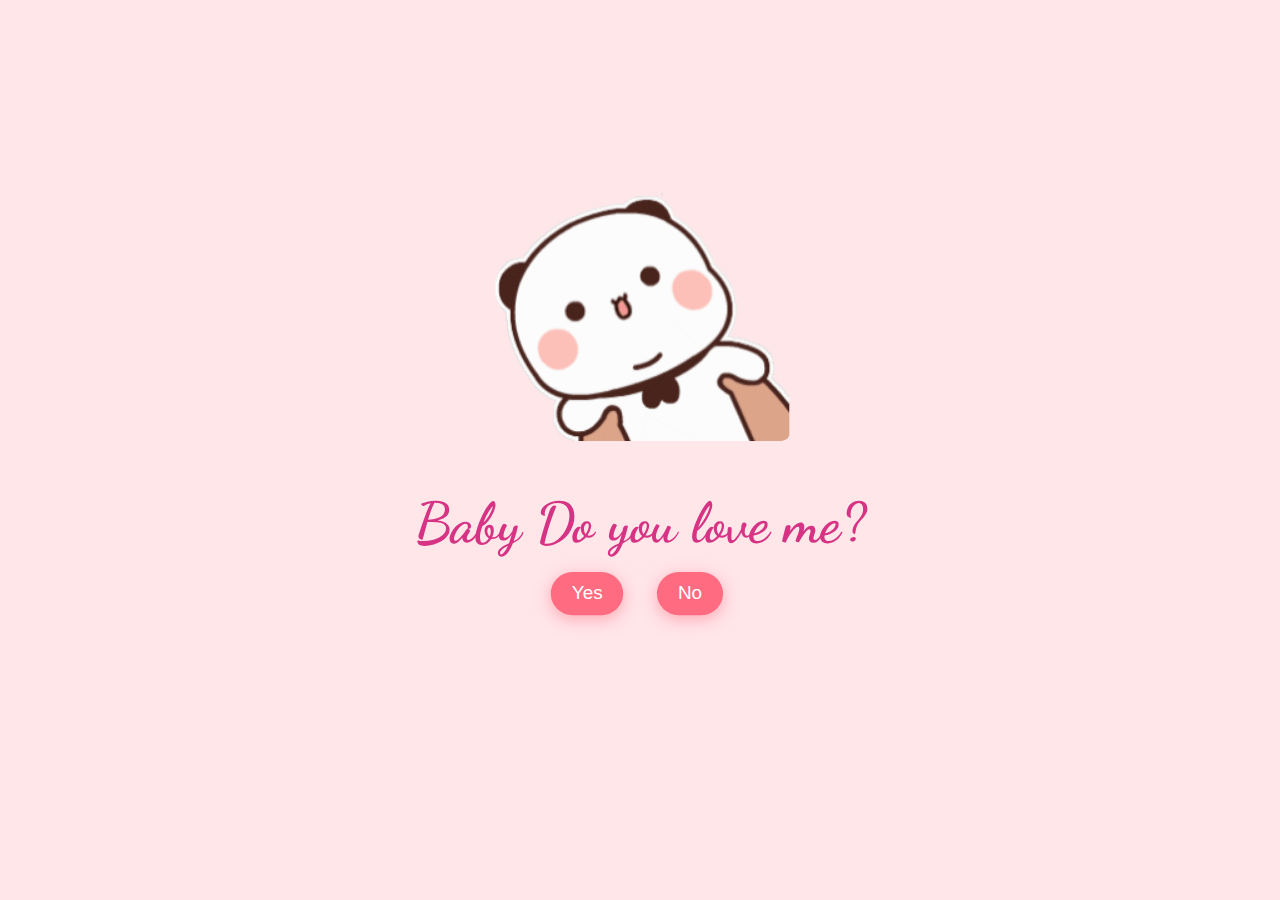
<file: index.html>
<!DOCTYPE html>
<html lang="en">
  <head>
    <meta charset="UTF-8" />
    <meta name="viewport" content="width=device-width, initial-scale=1.0" />
    <link rel="preconnect" href="https://fonts.googleapis.com" />
    <link rel="preconnect" href="https://fonts.gstatic.com" crossorigin />
    <link
      href="https://fonts.googleapis.com/css2?family=Quicksand:wght@300..700&display=swap"
      rel="stylesheet" />
    <link
      href="https://fonts.googleapis.com/css2?family=Dancing+Script:wght@400;600;700&display=swap"
      rel="stylesheet" />
    <link rel="stylesheet" href="styles.css" />
    <title>Do you love me?</title>
</head>
<body class="index-do-you-love">

<div class="question-container container">
  <!--<video class="local-gif" src="images/Reply me love.mp4" autoplay muted loop></video>-->
  <img class="local-gif" src="images/dudu_bubu_7.gif">
  <h2 class="question">Baby Do you love me?</h2>
  <div class="button-container">
    <button class="yes-btn btn js-yes-btn">Yes</button>
    <button class="no-btn btn js-no-btn">No</button>
  </div>
</div>
<div class="result-container container">
  <!--<video class="gif-result" src="images/Love me.mp4" autoplay loop></video>-->
  <img class="gif-result" src="images/hug.gif" autoplay loop>
  <h2>I knew it😍!</h2>
  <a href="questions.html" class="continue-link">Continue 💕</a>
</div>

<div class="cssload-main">
  <div class="cssload-heart">
    <span class="cssload-heartL"></span>
    <span class="cssload-heartR"></span>
    <span class="cssload-square"></span>
  </div>
  <div class="cssload-shadow"></div>
</div>
<audio id="dudu-song" src="images/dudu_song.mpeg" preload="auto" loop></audio>
<script src="script.js"></script>

</body>
</html>
</file>
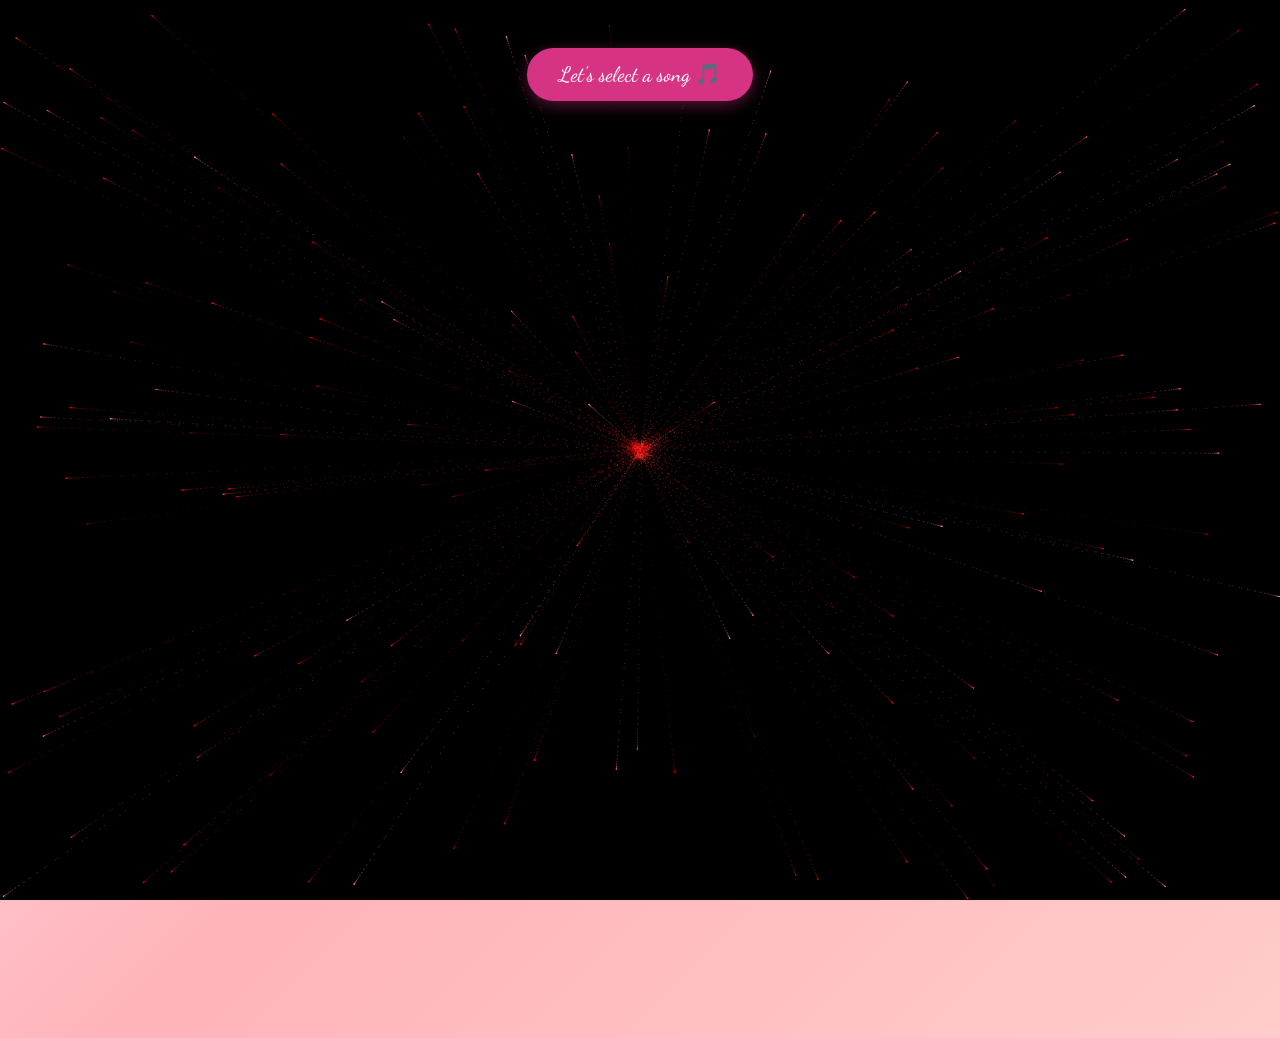
<file: hearts.html>
<!DOCTYPE html>
<html lang="en">
<head>
    <meta charset="UTF-8">
    <meta name="viewport" content="width=device-width, initial-scale=1.0">
    <title>Let's select a song 🎵</title>
    <link rel="stylesheet" href="styles.css">
    <link href="https://fonts.googleapis.com/css2?family=Dancing+Script:wght@400;600;700&display=swap" rel="stylesheet">
</head>
<body id="page-hearts" class="page-hearts">
    <canvas id="heart" class="heart-canvas" aria-hidden="true"></canvas>
    <div class="hearts-page-content">
        <a href="song-select.html" class="btn-next">Let's select a song 🎵</a>
    </div>
    <script src="script.js"></script>
</body>
</html>
</file>
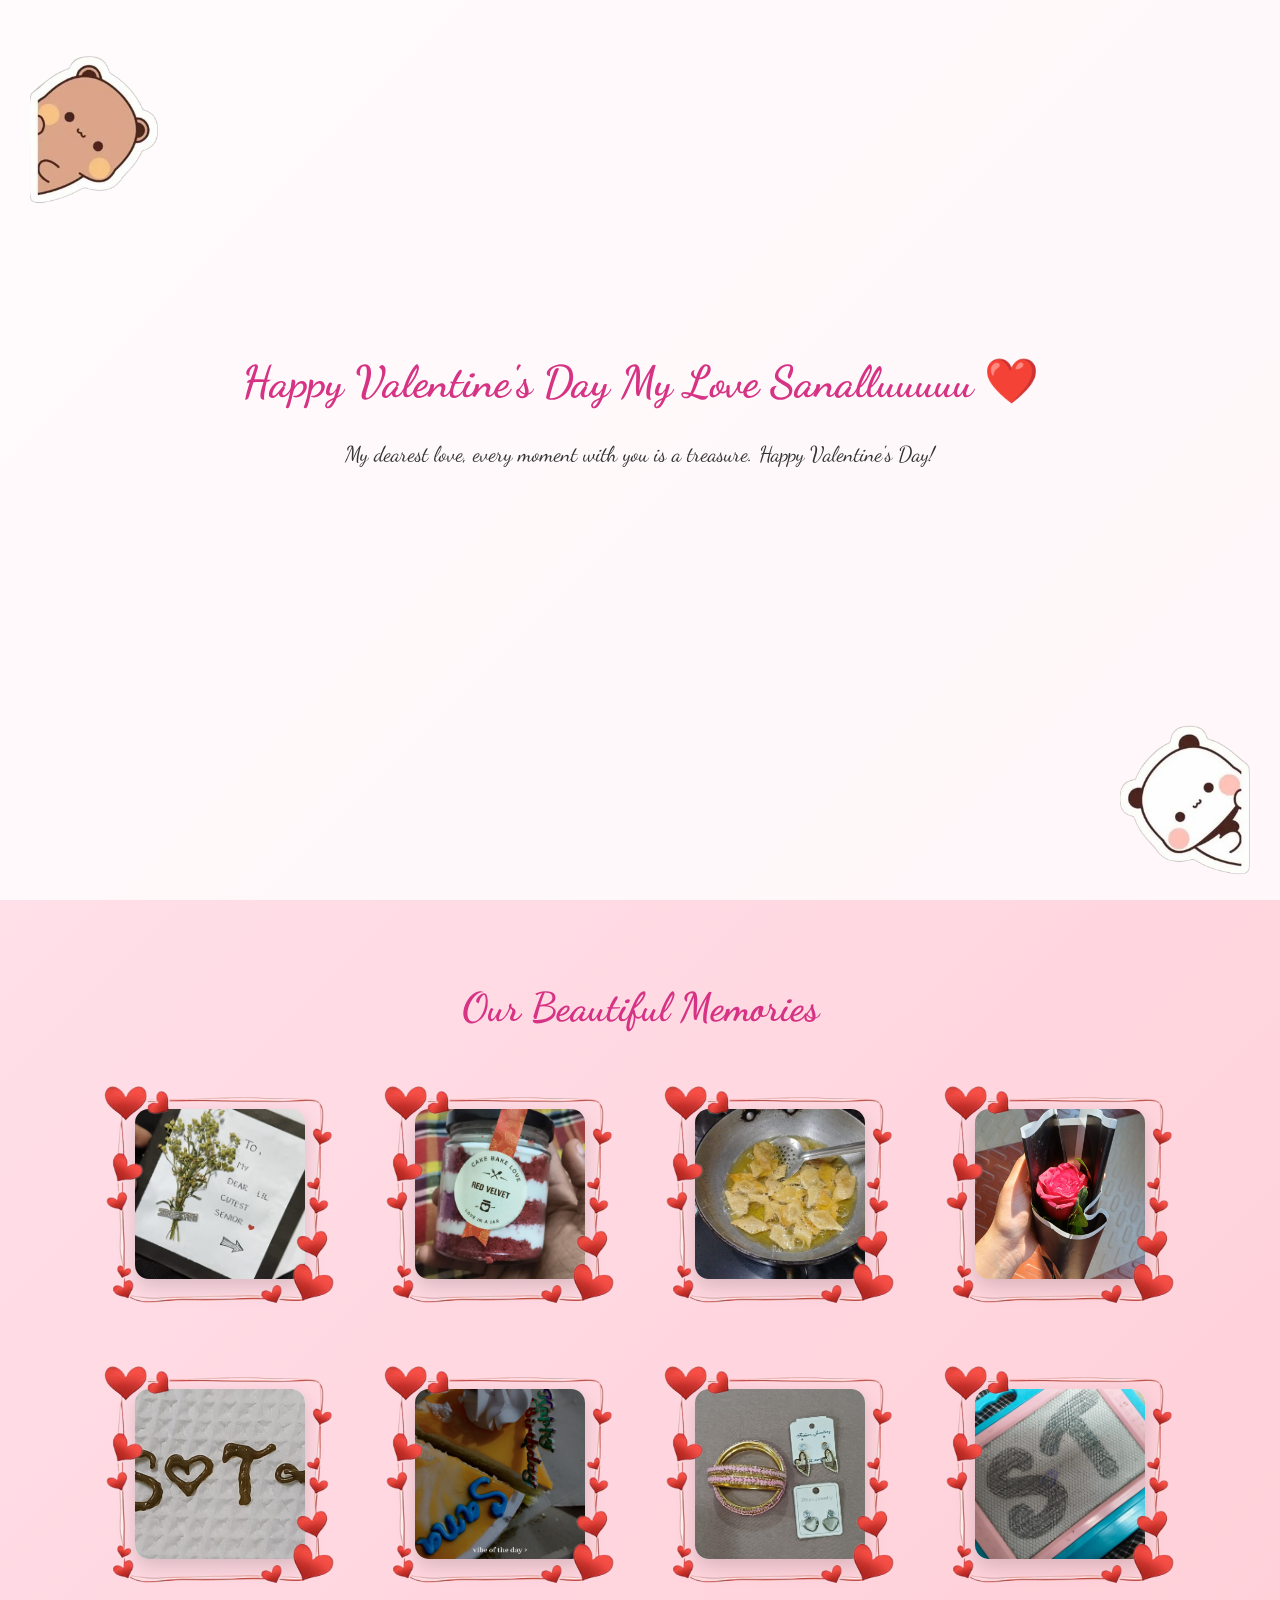
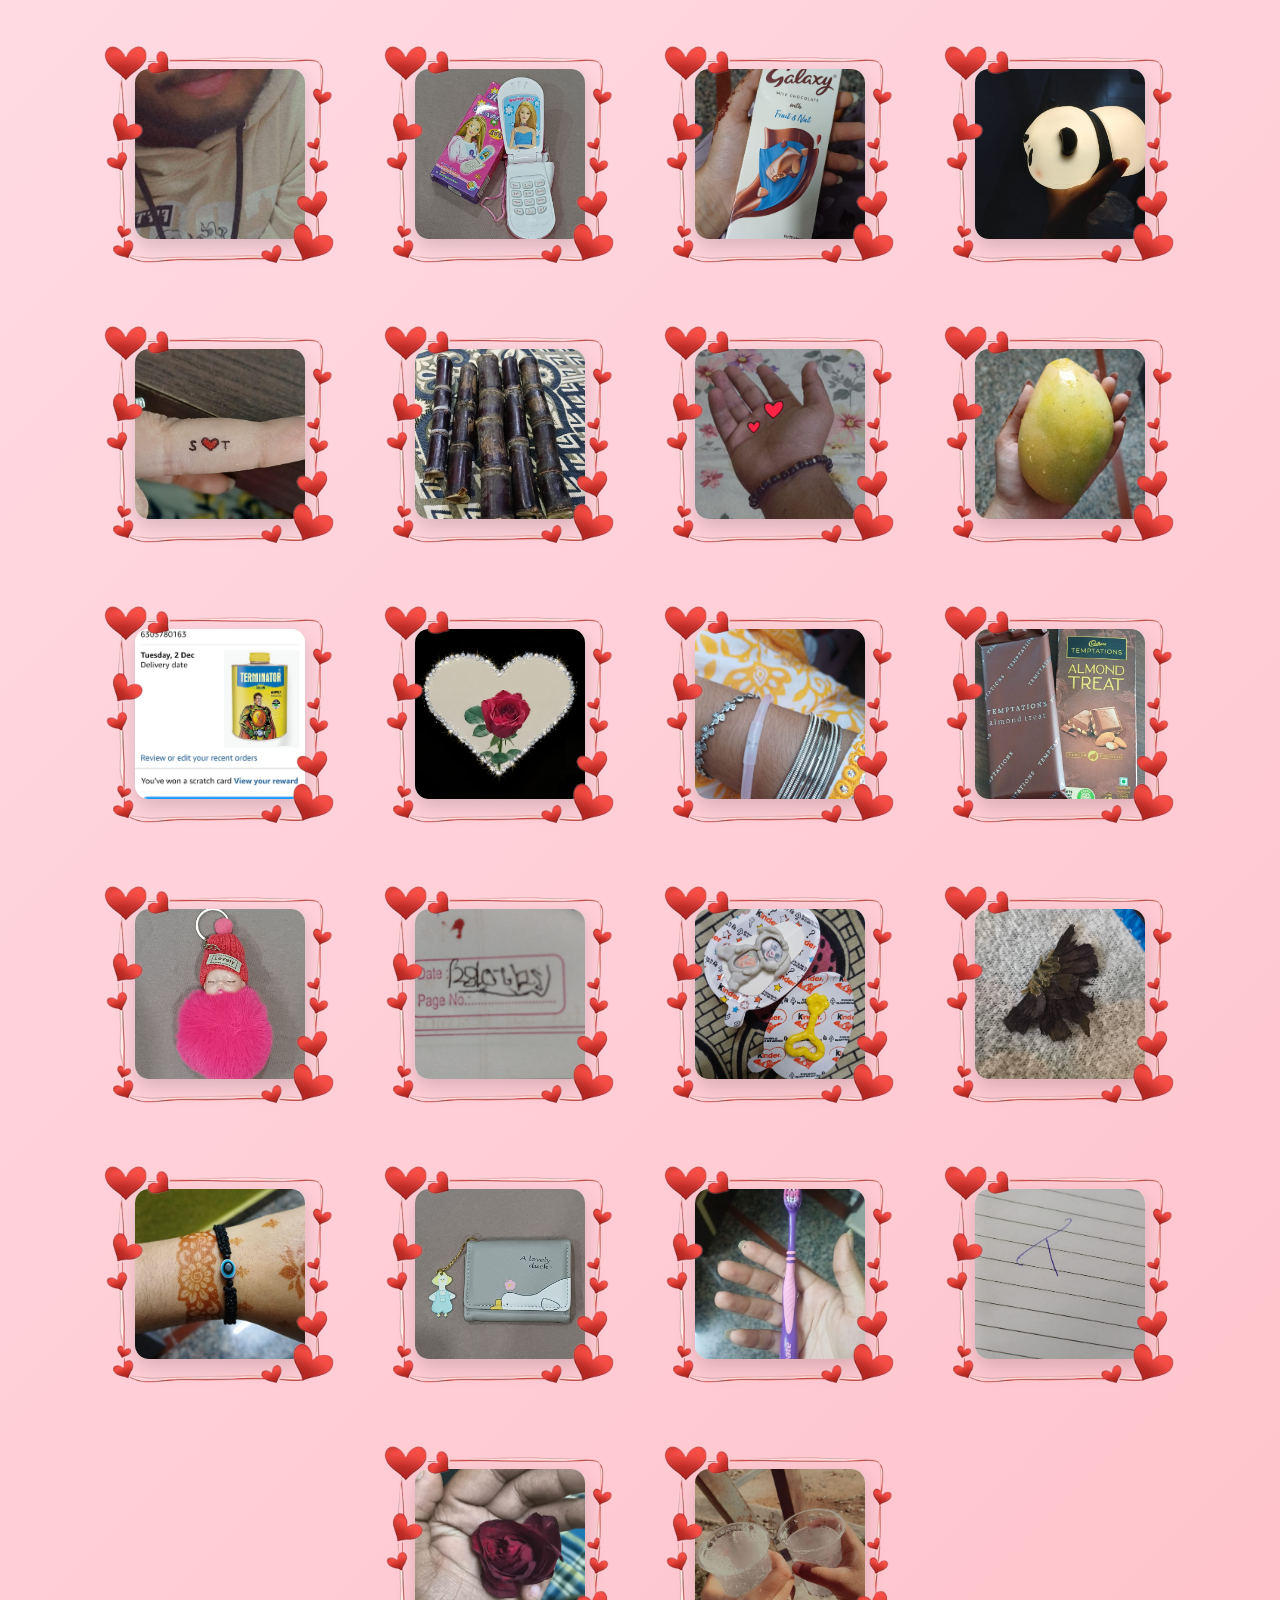
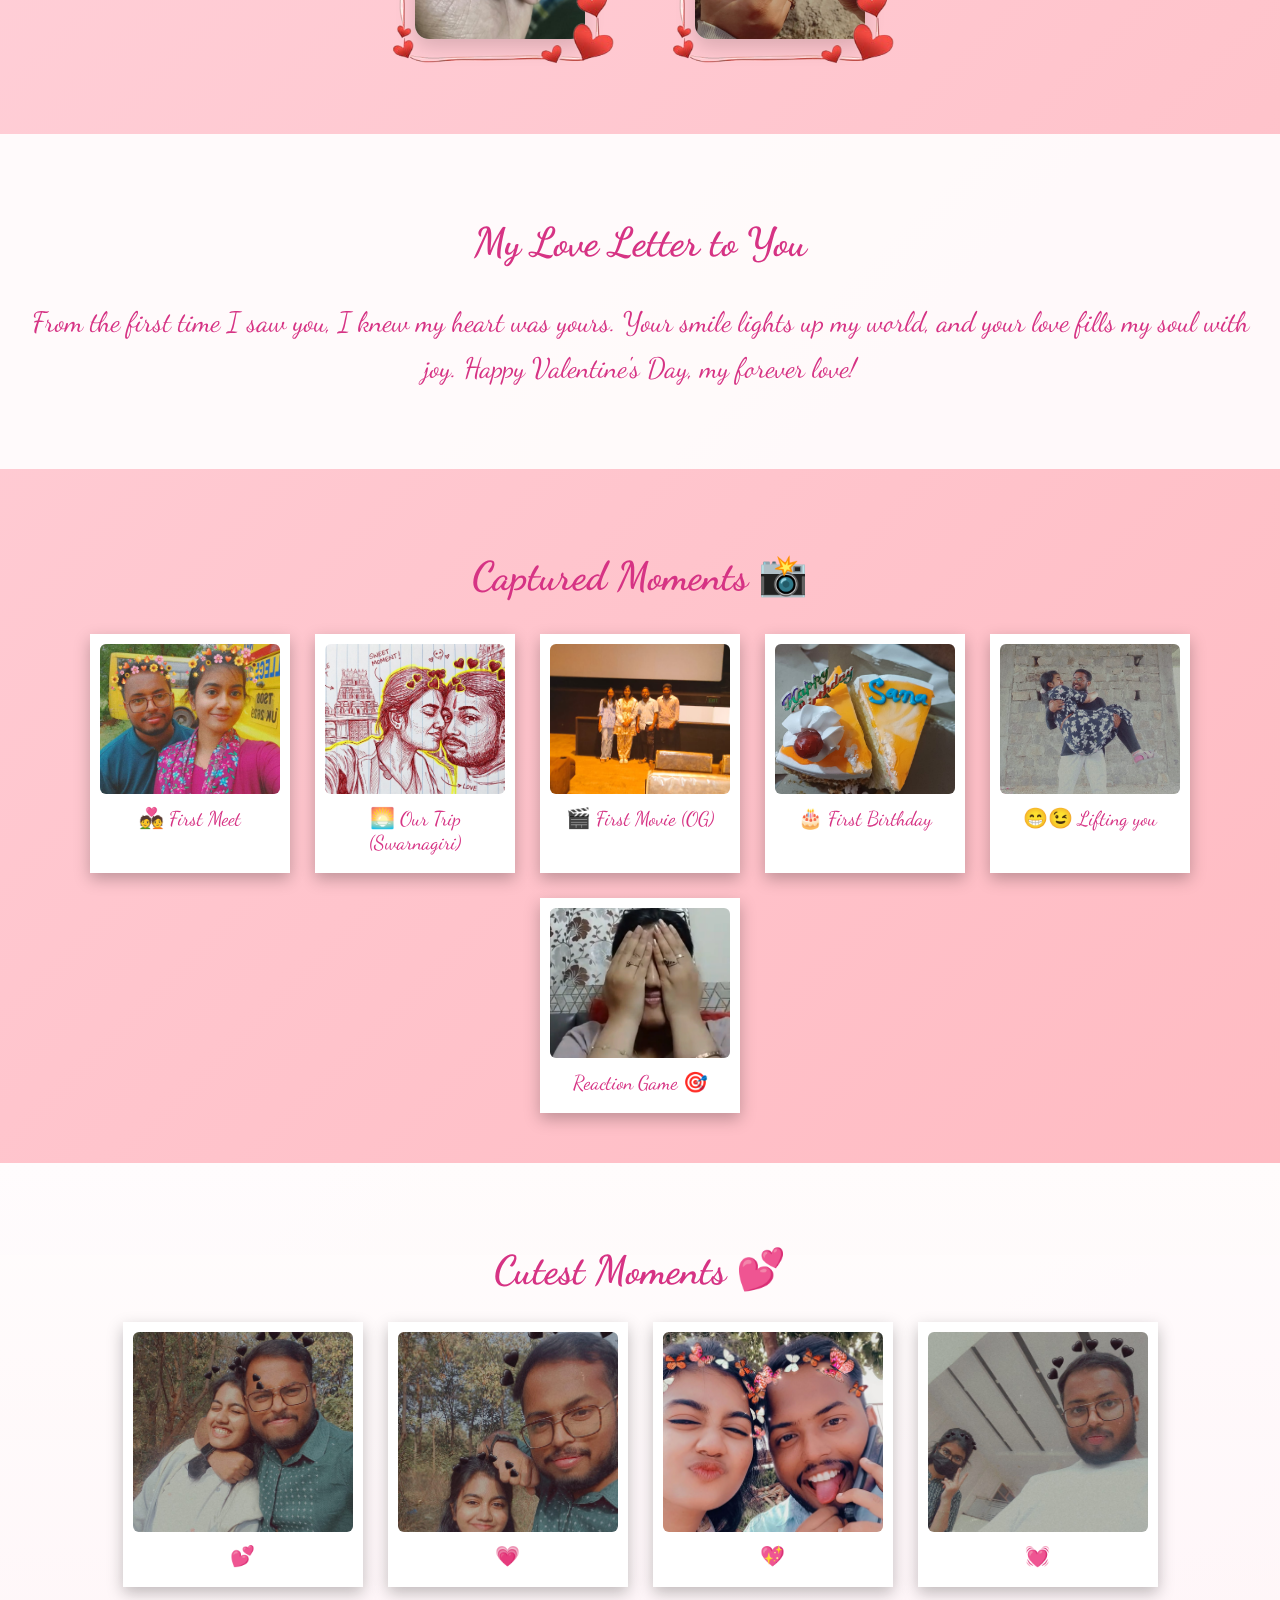
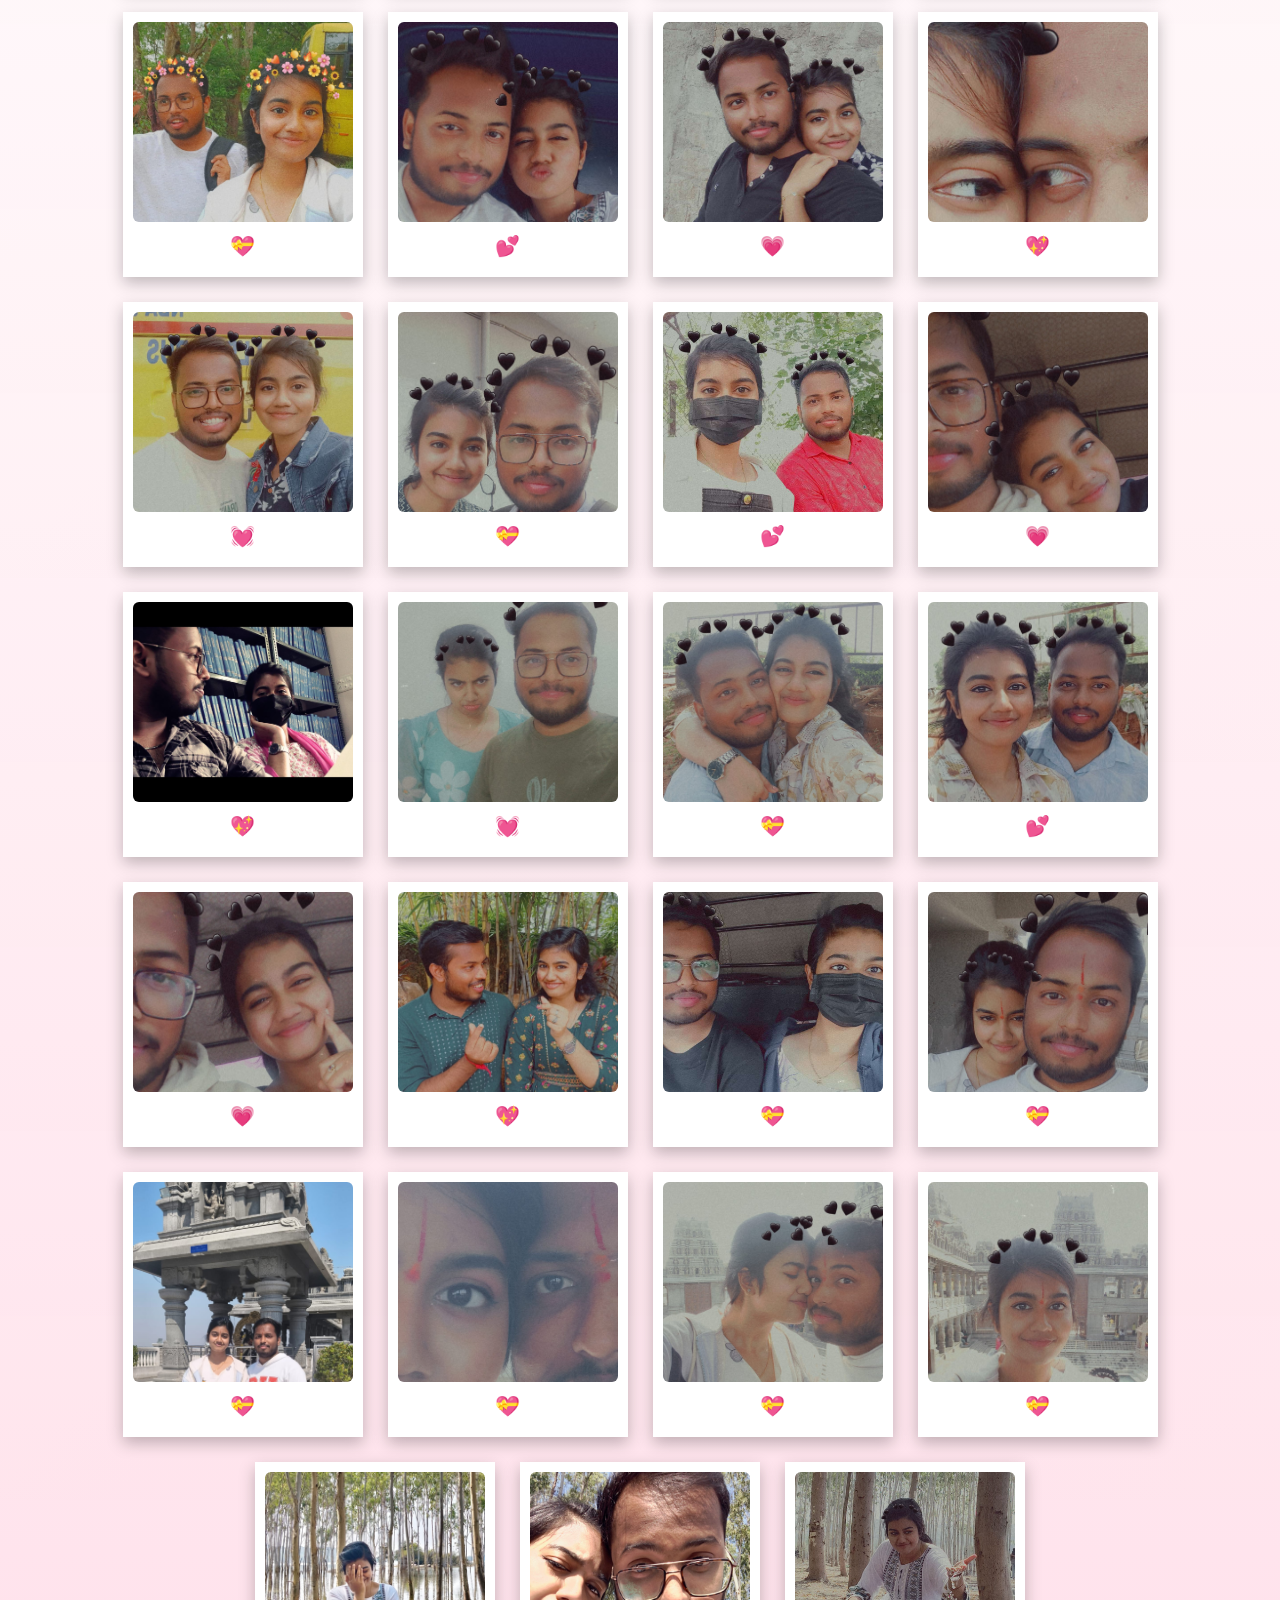
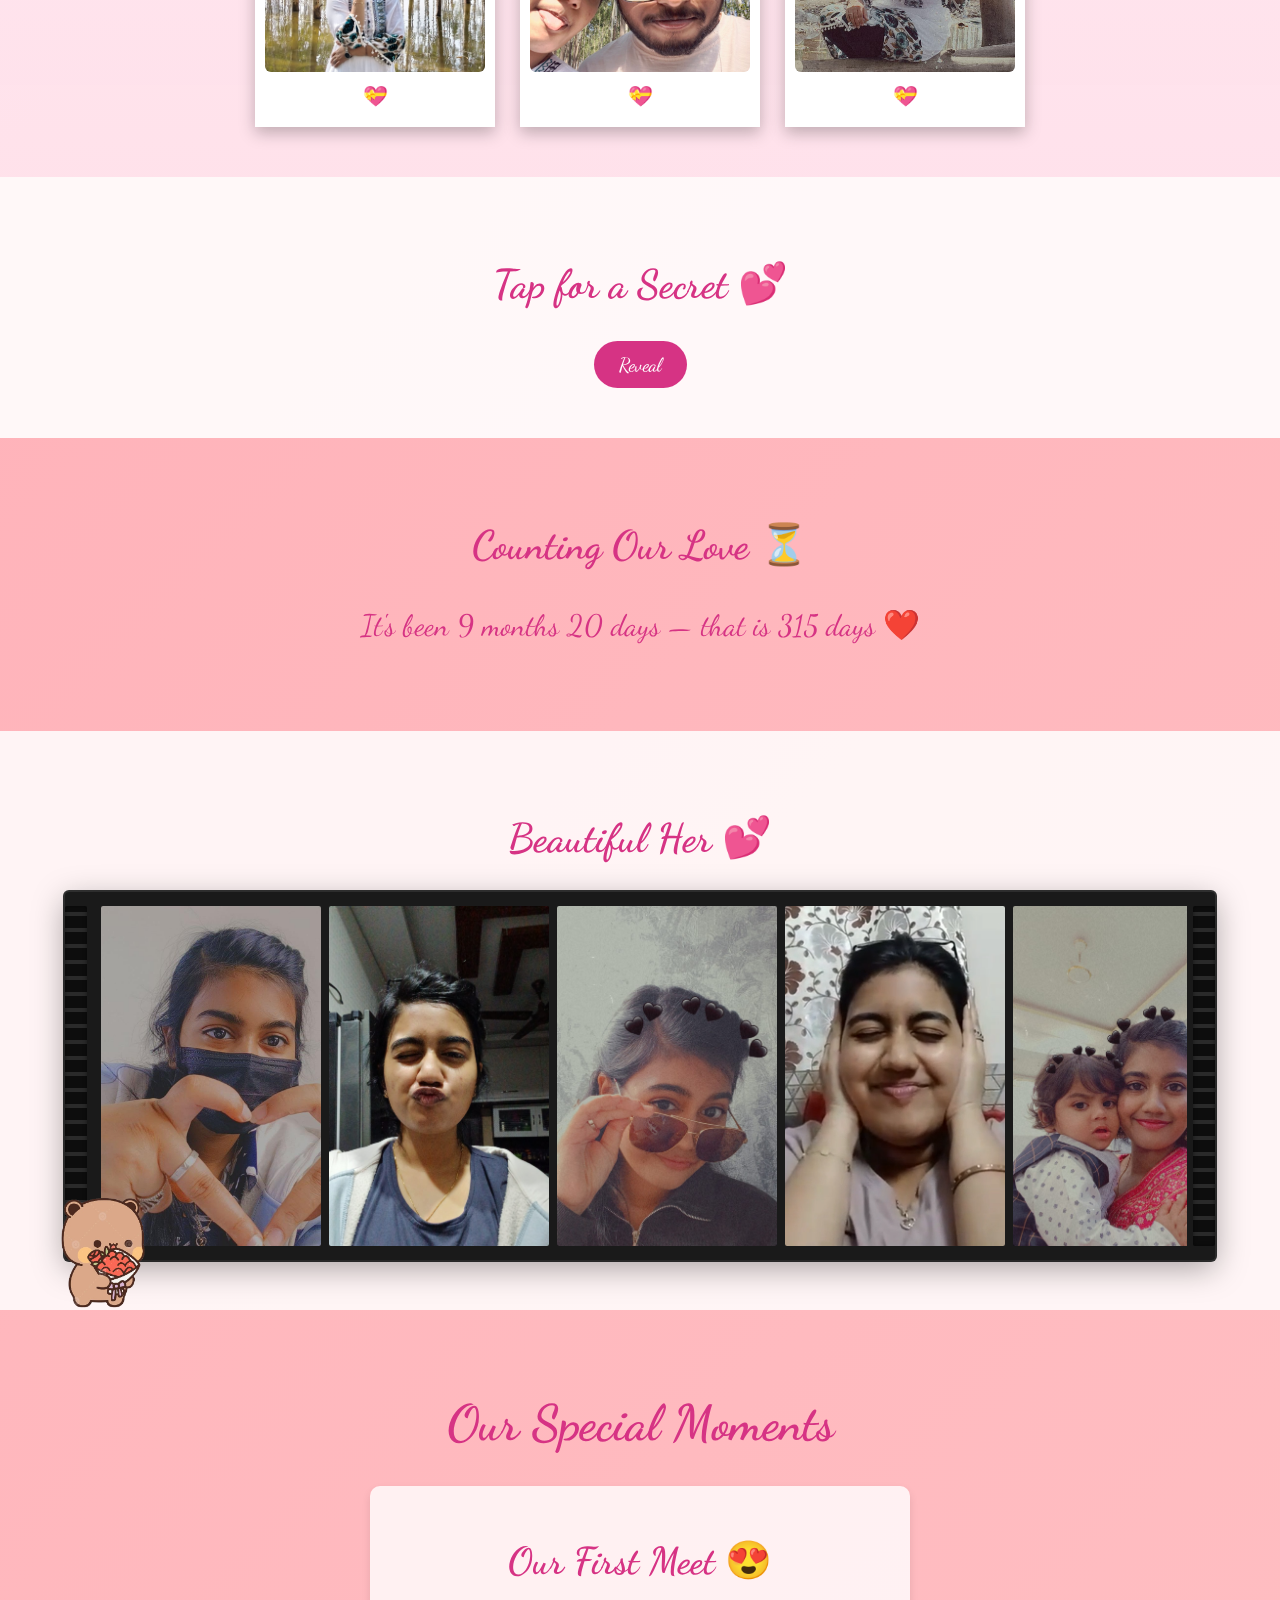
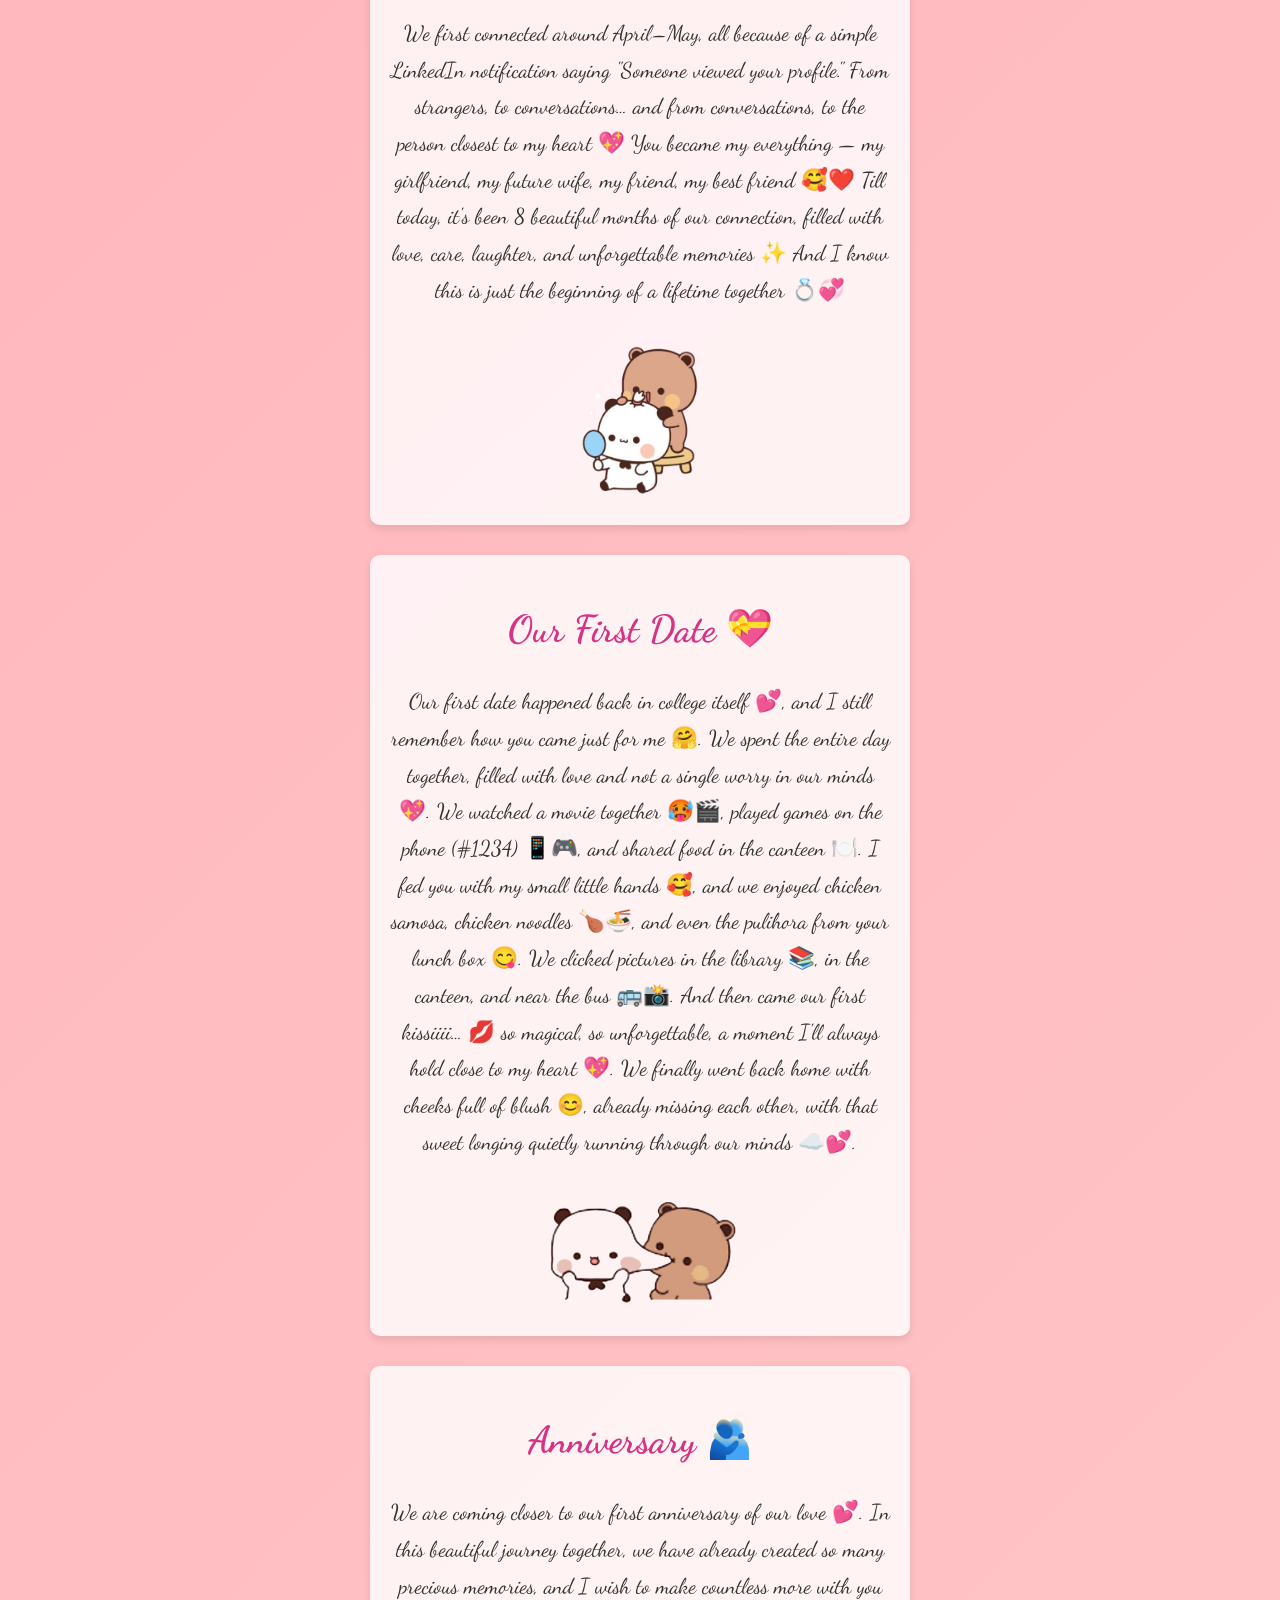
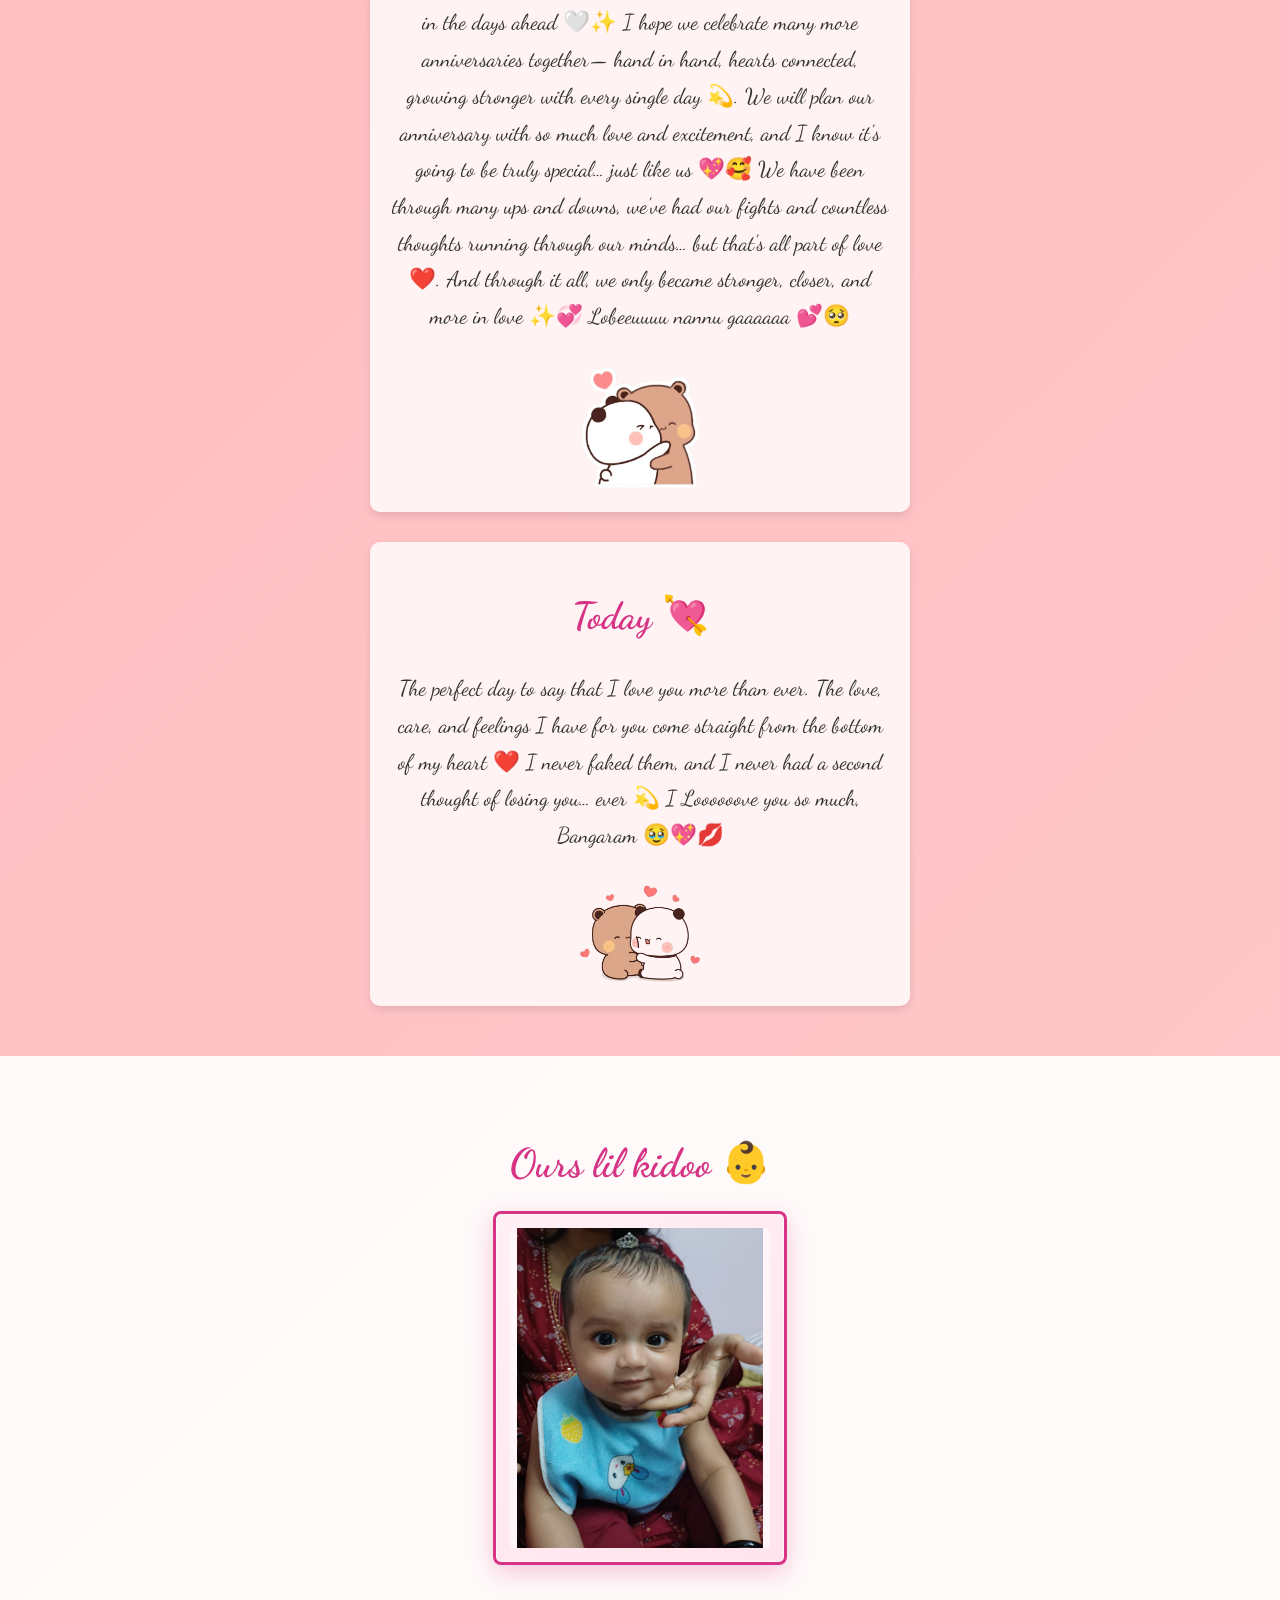
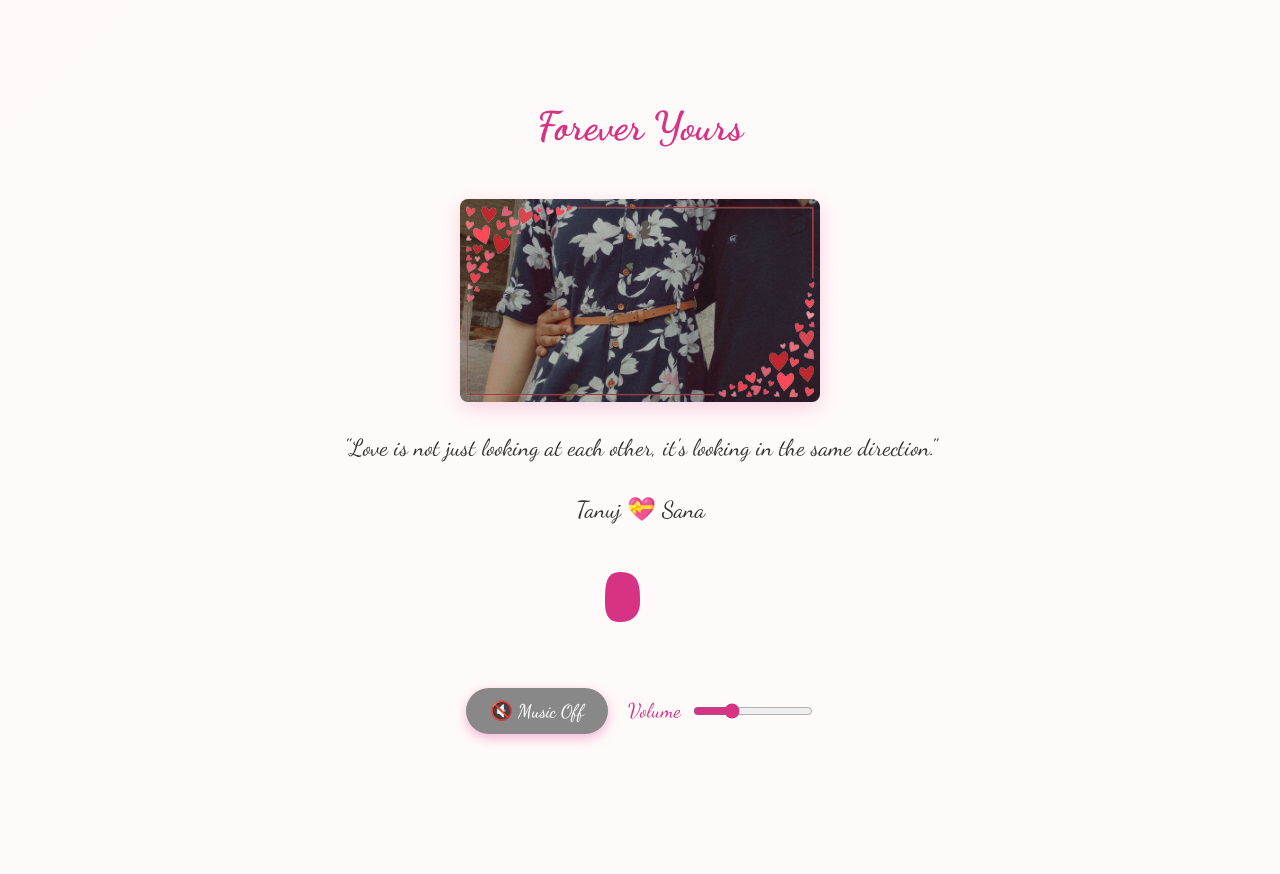
<file: main.html>
<!DOCTYPE html>
<html lang="en">
<head>
    <meta charset="UTF-8">
    <meta name="viewport" content="width=device-width, initial-scale=1.0">
    <title>Happy Valentine's Day ❤️</title>
    <link rel="stylesheet" href="styles.css">
    <link href="https://fonts.googleapis.com/css2?family=Dancing+Script:wght@400;600;700&display=swap" rel="stylesheet">
</head>
<body id="page-main" class="page-main">
    <div id="hearts-container" class="hearts-container" aria-hidden="true"></div>

    <div class="main-content">
    <audio id="bg-music" loop muted volume="0.3">
        <source src="images/Chinnadana Neekosam - SenSongsmp3.Co.mp3" type="audio/mpeg">
        Your browser does not support the audio element.
    </audio>

    <section id="landing" class="landing">
        <div class="landing-content">
            <h1>Happy Valentine's Day My Love Sanalluuuuu ❤️</h1>
            <p>My dearest love, every moment with you is a treasure. Happy Valentine's Day!</p>
        </div>
        <img src="images/dudu.png" class="landing-sticker1" alt="Babu Dudu">
        <img src="images/babu.png" class="landing-sticker2" alt="Babu Dudu">
    </section>

    <section id="gallery">
        <h2>Our Beautiful Memories</h2>
        <div class="gallery-container">
            <div class="memory-frame"><img src="images/M1.jpeg" class="gallery-img" alt="Memory"></div>
            <div class="memory-frame"><img src="images/M2.jpeg" class="gallery-img" alt="Memory"></div>
            <div class="memory-frame"><img src="images/M3.jpeg" class="gallery-img" alt="Memory"></div>
            <div class="memory-frame"><img src="images/M4.jpeg" class="gallery-img" alt="Memory"></div>
            <div class="memory-frame"><img src="images/M5.jpeg" class="gallery-img" alt="Memory"></div>
            <div class="memory-frame"><img src="images/M6.jpeg" class="gallery-img" alt="Memory"></div>
            <div class="memory-frame"><img src="images/M7.jpeg" class="gallery-img" alt="Memory"></div>
            <div class="memory-frame"><img src="images/M8.jpeg" class="gallery-img" alt="Memory"></div>
            <div class="memory-frame"><img src="images/M9.png" class="gallery-img" alt="Memory"></div>
            <div class="memory-frame"><img src="images/M10.jpeg" class="gallery-img" alt="Memory"></div>
            <div class="memory-frame"><img src="images/M11.jpeg" class="gallery-img" alt="Memory"></div>
            <div class="memory-frame"><img src="images/M12.jpeg" class="gallery-img" alt="Memory"></div>
            <div class="memory-frame"><img src="images/M13.jpeg" class="gallery-img" alt="Memory"></div>
            <div class="memory-frame"><img src="images/M14.jpeg" class="gallery-img" alt="Memory"></div>
            <div class="memory-frame"><img src="images/M15.png" class="gallery-img" alt="Memory"></div>
            <div class="memory-frame"><img src="images/M16.jpeg" class="gallery-img" alt="Memory"></div>
            <div class="memory-frame"><img src="images/M17.jpeg" class="gallery-img" alt="Memory"></div>
            <div class="memory-frame"><img src="images/M18.jpeg" class="gallery-img" alt="Memory"></div>
            <div class="memory-frame"><img src="images/M19.jpeg" class="gallery-img" alt="Memory"></div>
            <div class="memory-frame"><img src="images/M20.jpeg" class="gallery-img" alt="Memory"></div>
            <div class="memory-frame"><img src="images/M21.jpeg" class="gallery-img" alt="Memory"></div>
            <div class="memory-frame"><img src="images/M22.jpeg" class="gallery-img" alt="Memory"></div>
            <div class="memory-frame"><img src="images/M23.jpeg" class="gallery-img" alt="Memory"></div>
            <div class="memory-frame"><img src="images/M24.jpeg" class="gallery-img" alt="Memory"></div>
            <div class="memory-frame"><img src="images/M25.jpeg" class="gallery-img" alt="Memory"></div>
            <div class="memory-frame"><img src="images/M26.jpeg" class="gallery-img" alt="Memory"></div>
            <div class="memory-frame"><img src="images/M27.jpeg" class="gallery-img" alt="Memory"></div>
            <div class="memory-frame"><img src="images/M28.jpeg" class="gallery-img" alt="Memory"></div>
            <div class="memory-frame"><img src="images/M29.jpeg" class="gallery-img" alt="Memory"></div>
            <div class="memory-frame"><img src="images/M30.jpeg" class="gallery-img" alt="Memory"></div>
        </div>
    </section>

    <section id="letter">
        <h2>My Love Letter to You</h2>
        <p class="letter-text">
            From the first time I saw you, I knew my heart was yours. Your smile lights up my world, and your love fills my soul with joy. Happy Valentine's Day, my forever love!
        </p>
    </section>

    <section id="polaroids">
        <h2>Captured Moments 📸</h2>
        <div class="polaroid-container">
            <div class="polaroid"><img src="images/First_Meet.jpeg" alt="First Meet"><span>💑 First Meet</span></div>
            <div class="polaroid"><img src="images/Swarnagiri_1.jpeg" alt="Our Trip"><span>🌅 Our Trip (Swarnagiri)</span></div>
            <div class="polaroid"><img src="images/First_Movie.png" alt="Movie Night"><span>🎬 First Movie (OG)</span></div>
            <div class="polaroid"><img src="images/First_BDAY.jpeg" alt="Birthday"><span>🎂 First Birthday</span></div>
            <div class="polaroid"><img src="images/First_Lifting.png" alt="Lifting"><span>😁😉 Lifting you</span></div>
            <div class="polaroid"><img src="images/Reaction_game.png" alt="Game"><span>Reaction Game 🎯</span></div>
        </div>
    </section>

    <section id="cutest-moments">
        <h2>Cutest Moments 💕</h2>
        <div class="cutest-moments-container">
            <div class="polaroid"><img src="images/Cutest_Clicks_1.jpeg" alt="Cutest moment"><span>💕</span></div>
            <div class="polaroid"><img src="images/Cutest_Clicks_2.jpeg" alt="Cutest moment"><span>💗</span></div>
            <div class="polaroid"><img src="images/Cutest_Clicks_3.jpeg" alt="Cutest moment"><span>💖</span></div>
            <div class="polaroid"><img src="images/Cutest_Clicks_4.jpeg" alt="Cutest moment"><span>💓</span></div>
            <div class="polaroid"><img src="images/Cutest_Clicks_5.jpeg" alt="Cutest moment"><span>💝</span></div>
            <div class="polaroid"><img src="images/Cutest_Clicks_6.jpeg" alt="Cutest moment"><span>💕</span></div>
            <div class="polaroid"><img src="images/Cutest_Clicks_7.jpeg" alt="Cutest moment"><span>💗</span></div>
            <div class="polaroid"><img src="images/Cutest_clicks_8.jpeg" alt="Cutest moment"><span>💖</span></div>
            <div class="polaroid"><img src="images/Cutest_Clicks_9.jpeg" alt="Cutest moment"><span>💓</span></div>
            <div class="polaroid"><img src="images/Cutest_Clicks_10.jpeg" alt="Cutest moment"><span>💝</span></div>
            <div class="polaroid"><img src="images/Cutest_Clicks_11.jpeg" alt="Cutest moment"><span>💕</span></div>
            <div class="polaroid"><img src="images/Cutest_Clicks_12.jpeg" alt="Cutest moment"><span>💗</span></div>
            <div class="polaroid"><img src="images/Cutest_Clicks_13.jpeg" alt="Cutest moment"><span>💖</span></div>
            <div class="polaroid"><img src="images/Cutest_Clicks_14.jpeg" alt="Cutest moment"><span>💓</span></div>
            <div class="polaroid"><img src="images/Cutest_Clicks_15.jpeg" alt="Cutest moment"><span>💝</span></div>
            <div class="polaroid"><img src="images/Cutest_Clicks_16.jpeg" alt="Cutest moment"><span>💕</span></div>
            <div class="polaroid"><img src="images/Cutest_Clicks_17.jpeg" alt="Cutest moment"><span>💗</span></div>
            <div class="polaroid"><img src="images/Cutest_Clicks_18.jpeg" alt="Cutest moment"><span>💖</span></div>
            <div class="polaroid"><img src="images/Cutest_Clicks_20.jpeg" alt="Cutest moment"><span>💝</span></div>
            <div class="polaroid"><img src="images/Swarnagiri_2.jpeg" alt="Cutest moment"><span>💝</span></div>
            <div class="polaroid"><img src="images/Swarnagiri_3.jpeg" alt="Cutest moment"><span>💝</span></div>
            <div class="polaroid"><img src="images/Swarnagiri_4.jpeg" alt="Cutest moment"><span>💝</span></div>
            <div class="polaroid"><img src="images/Swarnagiri_5.jpeg" alt="Cutest moment"><span>💝</span></div>
            <div class="polaroid"><img src="images/Swarnagiri_6.jpeg" alt="Cutest moment"><span>💝</span></div>
            <div class="polaroid"><img src="images/Under_the_Moon_1.png" alt="Cutest moment"><span>💝</span></div>
            <div class="polaroid"><img src="images/Under_the_Moon_2.jpeg" alt="Cutest moment"><span>💝</span></div>
            <div class="polaroid"><img src="images/Under_the_Moon_3.png" alt="Cutest moment"><span>💝</span></div>
        </div>
    </section>

    <section id="secret">
        <h2>Tap for a Secret 💕</h2>
        <button class="secret-btn" id="reveal-btn">Reveal</button>
        <p id="secret-msg" class="secret-msg">No matter what happens, my heart will always choose you ❤️</p>
        <div id="kisses-slot" class="kisses-slot" style="display: none;">
            <h3>Our Kisses 💋</h3>
            <div class="kisses-gallery" id="kisses-gallery">
                <div class="kiss-frame"><img src="images/Kiss_1.jpeg" alt="Kiss"></div>
                <div class="kiss-frame"><img src="images/Kiss_2.jpeg" alt="Kiss"></div>
                <div class="kiss-frame"><img src="images/Kiss_3.jpeg" alt="Kiss"></div>
                <div class="kiss-frame"><img src="images/Kiss_4.jpeg" alt="Kiss"></div>
                <div class="kiss-frame"><img src="images/Kiss_5.jpeg" alt="Kiss"></div>
                <div class="kiss-frame"><img src="images/Kissi_6.jpeg" alt="Kiss"></div>
                <div class="kiss-frame"><img src="images/Kiss_7.jpeg" alt="Kiss"></div>
                <div class="kiss-frame"><img src="images/Kiss_8.jpeg" alt="Kiss"></div>
                <div class="kiss-frame"><img src="images/Love_shape.jpeg" alt="Kiss"></div>
                <div class="kiss-frame"><img src="images/Hand_holding_1.jpeg" alt="Kiss"></div>
                <div class="kiss-frame"><img src="images/Hand_holding_2.jpeg" alt="Kiss"></div>
                <div class="kiss-frame"><img src="images/Hand_holding_3.jpeg" alt="Kiss"></div>
                <div class="kiss-frame"><img src="images/Hand_Holding_4.jpeg" alt="Kiss"></div>
            </div>
            <div class="add-pics-wrap">
                <label for="kiss-upload" class="add-pics-btn">➕ Add more kisses</label>
                <input type="file" id="kiss-upload" accept="image/*" multiple hidden>
            </div>
        </div>
    </section>

    <section id="countdown">
        <h2>Counting Our Love ⏳</h2>
        <p id="days-count"></p>
    </section>

    <section id="beautiful-her">
        <img src="images/bubu_2.png" alt="" class="beautiful-her-bear beautiful-her-bear-left">
        <h2>Beautiful Her 💕</h2>
        <div class="film-strip">
            <div class="film-strip-holes film-holes-left"></div>
            <div class="film-strip-frames">
                <div class="film-strip-track">
                    <div class="film-frame"><img src="images/baby_1.jpeg" alt="Her"></div>
                    <div class="film-frame"><img src="images/baby_2.jpeg" alt="Her"></div>
                    <div class="film-frame"><img src="images/baby_3.jpeg" alt="Her"></div>
                    <div class="film-frame"><img src="images/baby_4.png" alt="Her"></div>
                    <div class="film-frame"><img src="images/baby_5.jpeg" alt="Her"></div>
                    <div class="film-frame"><img src="images/baby_6.jpeg" alt="Her"></div>
                    <div class="film-frame"><img src="images/baby_7.jpeg" alt="Her"></div>
                    <div class="film-frame"><img src="images/baby_8.jpeg" alt="Her"></div>
                    <div class="film-frame"><img src="images/baby_9.jpeg" alt="Her"></div>
                    <div class="film-frame"><img src="images/baby_10.jpeg" alt="Her"></div>
                    <div class="film-frame"><img src="images/baby_11.jpeg" alt="Her"></div>
                    <div class="film-frame"><img src="images/baby_12.jpeg" alt="Her"></div>
                    <div class="film-frame"><img src="images/baby_13.jpeg" alt="Her"></div>
                    <div class="film-frame"><img src="images/baby_14.jpeg" alt="Her"></div>
                    <div class="film-frame"><img src="images/baby_15.jpeg" alt="Her"></div>
                    <div class="film-frame"><img src="images/baby_16.jpeg" alt="Her"></div>
                    <div class="film-frame"><img src="images/baby_17.jpeg" alt="Her"></div>
                    <div class="film-frame"><img src="images/baby_18.jpeg" alt="Her"></div>
                    <div class="film-frame"><img src="images/baby_19.jpeg" alt="Her"></div>
                    <div class="film-frame"><img src="images/baby_20.jpeg" alt="Her"></div>
                    <div class="film-frame"><img src="images/baby_21.jpeg" alt="Her"></div>
                    <div class="film-frame"><img src="images/baby_22.jpeg" alt="Her"></div>
                    <div class="film-frame"><img src="images/baby_23.jpeg" alt="Her"></div>
                    <div class="film-frame"><img src="images/baby_24.jpeg" alt="Her"></div>
                    <div class="film-frame"><img src="images/baby_25.jpeg" alt="Her"></div>
                    <div class="film-frame"><img src="images/baby_26.jpeg" alt="Her"></div>
                    <div class="film-frame"><img src="images/baby_27.jpeg" alt="Her"></div>
                    <div class="film-frame"><img src="images/baby_28.jpeg" alt="Her"></div>
                    <div class="film-frame"><img src="images/baby_29.jpeg" alt="Her"></div>
                    <div class="film-frame"><img src="images/baby_30.jpeg" alt="Her"></div>
                    <div class="film-frame"><img src="images/baby_31.jpeg" alt="Her"></div>
                    <div class="film-frame"><img src="images/baby_32.jpeg" alt="Her"></div>
                    <div class="film-frame"><img src="images/baby_33.jpeg" alt="Her"></div>
                    <div class="film-frame"><img src="images/baby_34.jpeg" alt="Her"></div>
                    <div class="film-frame"><img src="images/baby_35.jpeg" alt="Her"></div>
                    <div class="film-frame"><img src="images/baby_36.jpeg" alt="Her"></div>
                    <div class="film-frame"><img src="images/baby_37.jpeg" alt="Her"></div>
                    <div class="film-frame"><img src="images/baby_38.jpeg" alt="Her"></div>
                    <div class="film-frame"><img src="images/baby_39.jpeg" alt="Her"></div>
                    <div class="film-frame"><img src="images/baby_40.jpeg" alt="Her"></div>
                    <!-- duplicate for seamless loop -->
                    <div class="film-frame"><img src="images/baby_1.jpeg" alt="Her"></div>
                    <div class="film-frame"><img src="images/baby_2.jpeg" alt="Her"></div>
                    <div class="film-frame"><img src="images/baby_3.jpeg" alt="Her"></div>
                    <div class="film-frame"><img src="images/baby_4.png" alt="Her"></div>
                    <div class="film-frame"><img src="images/baby_5.jpeg" alt="Her"></div>
                    <div class="film-frame"><img src="images/baby_6.jpeg" alt="Her"></div>
                    <div class="film-frame"><img src="images/baby_7.jpeg" alt="Her"></div>
                    <div class="film-frame"><img src="images/baby_8.jpeg" alt="Her"></div>
                    <div class="film-frame"><img src="images/baby_9.jpeg" alt="Her"></div>
                    <div class="film-frame"><img src="images/baby_10.jpeg" alt="Her"></div>
                    <div class="film-frame"><img src="images/baby_11.jpeg" alt="Her"></div>
                    <div class="film-frame"><img src="images/baby_12.jpeg" alt="Her"></div>
                    <div class="film-frame"><img src="images/baby_13.jpeg" alt="Her"></div>
                    <div class="film-frame"><img src="images/baby_14.jpeg" alt="Her"></div>
                    <div class="film-frame"><img src="images/baby_15.jpeg" alt="Her"></div>
                    <div class="film-frame"><img src="images/baby_16.jpeg" alt="Her"></div>
                    <div class="film-frame"><img src="images/baby_17.jpeg" alt="Her"></div>
                    <div class="film-frame"><img src="images/baby_18.jpeg" alt="Her"></div>
                    <div class="film-frame"><img src="images/baby_19.jpeg" alt="Her"></div>
                    <div class="film-frame"><img src="images/baby_20.jpeg" alt="Her"></div>
                    <div class="film-frame"><img src="images/baby_21.jpeg" alt="Her"></div>
                    <div class="film-frame"><img src="images/baby_22.jpeg" alt="Her"></div>
                    <div class="film-frame"><img src="images/baby_23.jpeg" alt="Her"></div>
                    <div class="film-frame"><img src="images/baby_24.jpeg" alt="Her"></div>
                    <div class="film-frame"><img src="images/baby_25.jpeg" alt="Her"></div>
                    <div class="film-frame"><img src="images/baby_26.jpeg" alt="Her"></div>
                    <div class="film-frame"><img src="images/baby_27.jpeg" alt="Her"></div>
                    <div class="film-frame"><img src="images/baby_28.jpeg" alt="Her"></div>
                    <div class="film-frame"><img src="images/baby_29.jpeg" alt="Her"></div>
                    <div class="film-frame"><img src="images/baby_30.jpeg" alt="Her"></div>
                    <div class="film-frame"><img src="images/baby_31.jpeg" alt="Her"></div>
                    <div class="film-frame"><img src="images/baby_32.jpeg" alt="Her"></div>
                    <div class="film-frame"><img src="images/baby_33.jpeg" alt="Her"></div>
                    <div class="film-frame"><img src="images/baby_34.jpeg" alt="Her"></div>
                    <div class="film-frame"><img src="images/baby_35.jpeg" alt="Her"></div>
                    <div class="film-frame"><img src="images/baby_36.jpeg" alt="Her"></div>
                    <div class="film-frame"><img src="images/baby_37.jpeg" alt="Her"></div>
                    <div class="film-frame"><img src="images/baby_38.jpeg" alt="Her"></div>
                    <div class="film-frame"><img src="images/baby_39.jpeg" alt="Her"></div>
                    <div class="film-frame"><img src="images/baby_40.jpeg" alt="Her"></div>
                </div>
            </div>
            <div class="film-strip-holes film-holes-right"></div>
        </div>
    </section>

    <section id="timeline">
        <h1>Our Special Moments</h1>
        <div class="timeline-container">
            <div class="timeline-item">
                <h2>Our First Meet 😍</h2>
                <p>We first connected around April–May, all because of a simple LinkedIn notification saying "Someone viewed your profile." From strangers, to conversations… and from conversations, to the person closest to my heart 💖 You became my everything — my girlfriend, my future wife, my friend, my best friend 🥰❤️ Till today, it's been 8 beautiful months of our connection, filled with love, care, laughter, and unforgettable memories ✨ And I know this is just the beginning of a lifetime together 💍💞</p>
                <img src="images/hello.png" style="width:120px; height:auto; margin-top:10px;" alt="">
            </div>
            <div class="timeline-item">
                <h2>Our First Date 💝</h2>
                <p>Our first date happened back in college itself 💕, and I still remember how you came just for me 🤗. We spent the entire day together, filled with love and not a single worry in our minds 💖. We watched a movie together 🥵🎬, played games on the phone (#1234) 📱🎮, and shared food in the canteen 🍽️. I fed you with my small little hands 🥰, and we enjoyed chicken samosa, chicken noodles 🍗🍜, and even the pulihora from your lunch box 😋. We clicked pictures in the library 📚, in the canteen, and near the bus 🚌📸. And then came our first kissiiii… 💋 so magical, so unforgettable, a moment I'll always hold close to my heart 💖. We finally went back home with cheeks full of blush 😊, already missing each other, with that sweet longing quietly running through our minds ☁️💕.</p>
                <img src="images/dudu_bubu_6.png" style="width: 200px; height: 120px; margin-top:10px;" alt="">
            </div>
            <div class="timeline-item">
                <h2>Anniversary 🫂</h2>
                <p>We are coming closer to our first anniversary of our love 💕. In this beautiful journey together, we have already created so many precious memories, and I wish to make countless more with you in the days ahead 🤍✨ I hope we celebrate many more anniversaries together— hand in hand, hearts connected, growing stronger with every single day 💫. We will plan our anniversary with so much love and excitement, and I know it's going to be truly special… just like us 💖🥰 We have been through many ups and downs, we've had our fights and countless thoughts running through our minds… but that's all part of love ❤️. And through it all, we only became stronger, closer, and more in love ✨💞 Lobeeuuuu nannu gaaaaaa 💕🥺</p>
                <img src="images/dudu_bubu_4.png" style="width:120px; height:auto; margin-top:10px;" alt="">
            </div>
            <div class="timeline-item">
                <h2>Today 💘</h2>
                <p>The perfect day to say that I love you more than ever. The love, care, and feelings I have for you come straight from the bottom of my heart ❤️ I never faked them, and I never had a second thought of losing you… ever 💫 I Loooooove you so much, Bangaram 🥹💖💋</p>
                <img src="images/dudu_bubu_5.png" style="width:120px; height:auto; margin-top:10px;" alt="">
            </div>
        </div>
    </section>

    <section id="ours-lil-kidoo">
        <h2>Ours lil kidoo 👶</h2>
        <div class="lil-kidoo-frame-wrap">
            <div class="lil-kidoo-slot">
                <img src="images/Our_Buddi.jpeg" alt="Our lil kidoo">
            </div>
        </div>
    </section>

    <section id="ending">
        <h2>Forever Yours</h2>
        <div class="waist-frame-wrap">
            <img src="images/Waist.jpeg" alt="Forever Yours" class="ending-waist-pic">
        </div>
        <p>"Love is not just looking at each other, it's looking in the same direction."</p>
        <p>Tanuj 💝 Sana</p>
        <div class="heart-animation"></div>
        <div class="music-controls">
            <button type="button" id="music-toggle" class="music-btn" aria-label="Music on/off">🔊 Music On</button>
            <div class="volume-wrap">
                <label for="music-volume" class="volume-label">Volume</label>
                <input type="range" id="music-volume" class="music-volume" min="0" max="100" value="30" aria-label="Volume">
            </div>
        </div>
    </section>

    <script src="script.js"></script>
    </div>
</body>
</html>
</file>
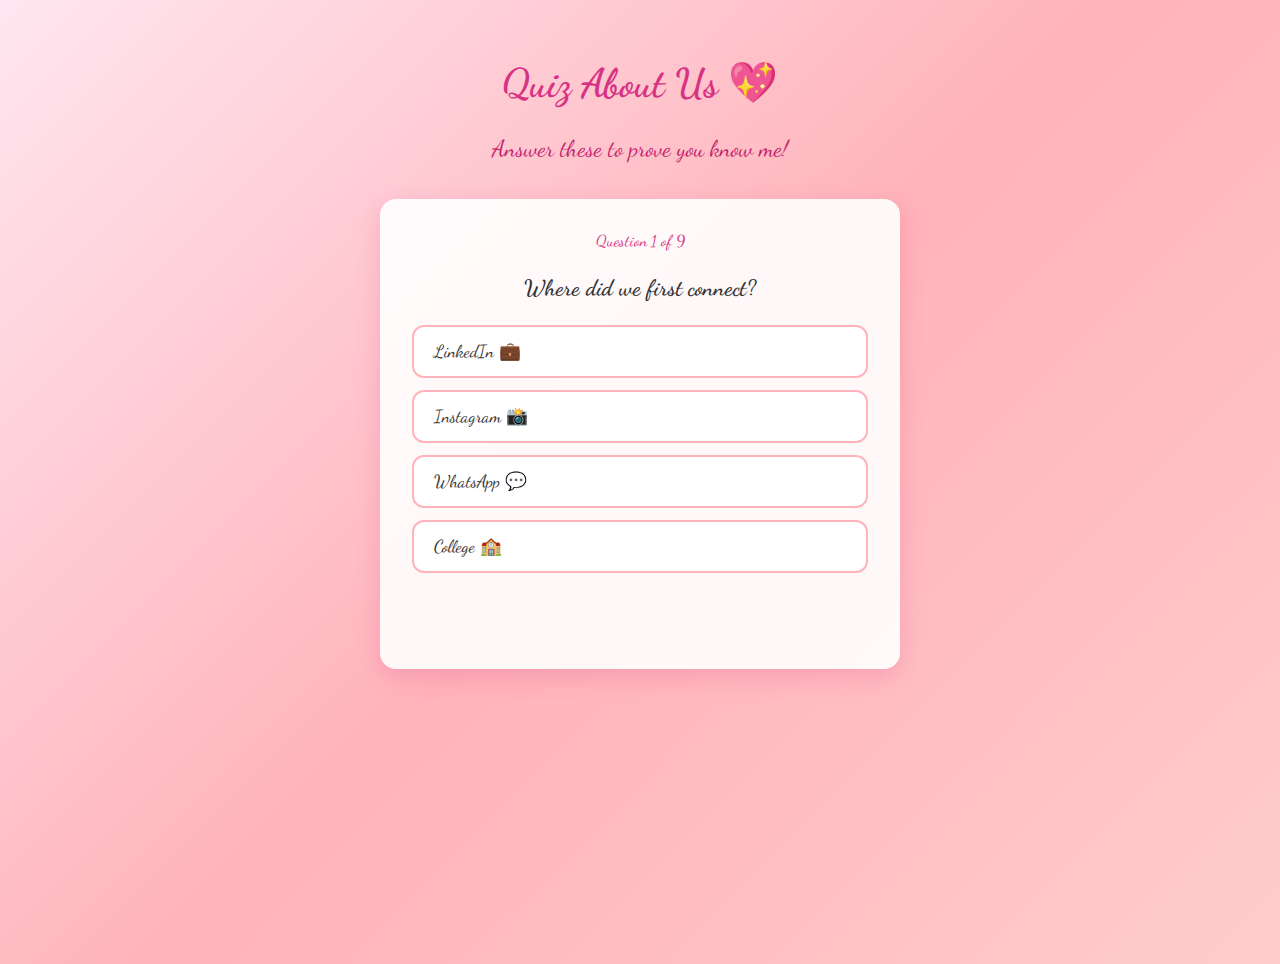
<file: questions.html>
<!DOCTYPE html>
<html lang="en">
<head>
    <meta charset="UTF-8">
    <meta name="viewport" content="width=device-width, initial-scale=1.0">
    <title>Quick Quiz 💕</title>
    <link rel="stylesheet" href="styles.css">
    <link href="https://fonts.googleapis.com/css2?family=Dancing+Script:wght@400;600;700&display=swap" rel="stylesheet">
</head>
<body id="page-questions" class="page-questions">
    <div id="quiz-wrap" class="quiz-wrap">
        <h1 class="quiz-title">Quiz About Us 💖</h1>
        <p class="quiz-sub">Answer these to prove you know me!</p>

        <div id="quiz-container" class="quiz-container">
            <div class="quiz-progress">
                <span id="quiz-progress-text">Question 1 of 9</span>
            </div>
            <div id="quiz-question" class="quiz-question"></div>
            <div id="quiz-options" class="quiz-options"></div>
            <p id="quiz-feedback" class="quiz-feedback"></p>
        </div>

        <div id="quiz-result" class="quiz-result" style="display: none;">
            <h2 id="quiz-result-title"></h2>
            <p id="quiz-result-msg"></p>
            <a href="hearts.html" class="btn-next">Continue 💕</a>
        </div>
    </div>
    <script src="script.js"></script>
</body>
</html>
</file>
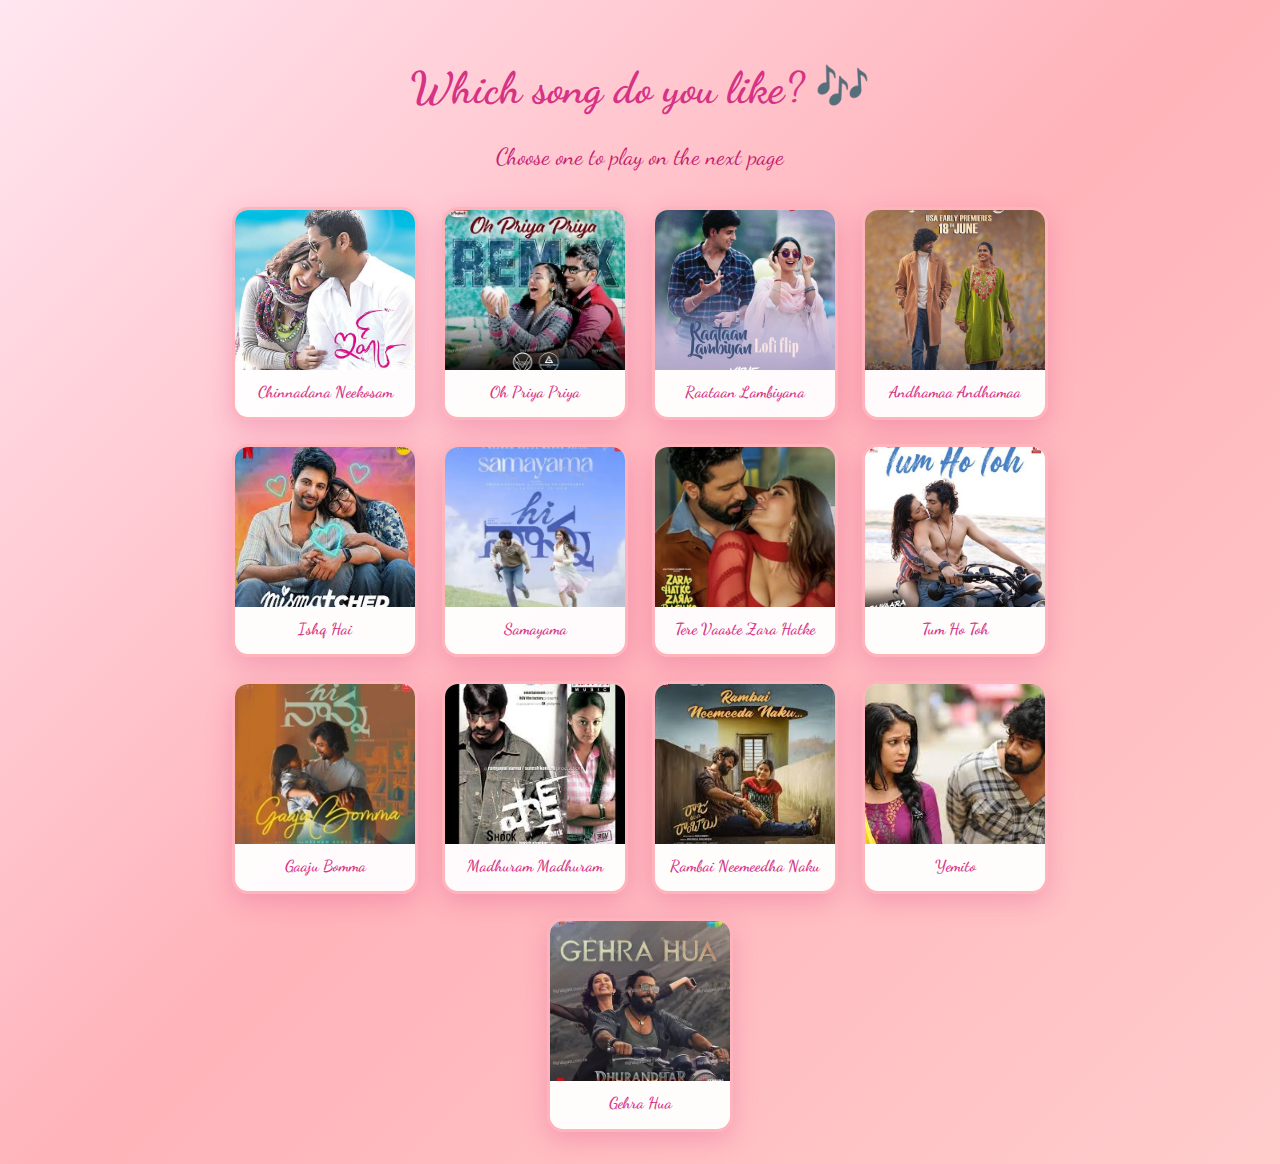
<file: song-select.html>
<!DOCTYPE html>
<html lang="en">
<head>
    <meta charset="UTF-8">
    <meta name="viewport" content="width=device-width, initial-scale=1.0">
    <title>Pick your song 🎵</title>
    <link rel="stylesheet" href="styles.css">
    <link href="https://fonts.googleapis.com/css2?family=Dancing+Script:wght@400;600;700&display=swap" rel="stylesheet">
</head>
<body id="page-song-select" class="page-song-select">
    <div class="song-select-wrap">
        <h1>Which song do you like? 🎶</h1>
        <p class="song-select-sub">Choose one to play on the next page</p>
        <div class="song-cards">
            <a href="main.html?song=chinnadana" class="song-card" data-song="chinnadana">
                <img class="song-poster" src="images/Chinnadana.jpg" alt="">
                <span class="song-name">Chinnadana Neekosam</span>
            </a>
            <a href="main.html?song=priya" class="song-card" data-song="priya">
                <img class="song-poster" src="images/oh-priya-priya-official.webp" alt="">
                <span class="song-name">Oh Priya Priya</span>
            </a>
            <a href="main.html?song=raataan-lambiyana" class="song-card" data-song="raataan-lambiyana">
                <img class="song-poster" src="images/Raataan-Lambiyan.jpg" alt="">
                <span class="song-name">Raataan Lambiyana</span>
            </a>
            <a href="main.html?song=andhamaa" class="song-card" data-song="andhamaa">
                <img class="song-poster" src="images/8_Vasantalu.jpg" alt="">
                <span class="song-name">Andhamaa Andhamaa</span>
            </a>
            <a href="main.html?song=ishq-hai" class="song-card" data-song="ishq-hai">
                <img class="song-poster" src="images/Ishq.jpg" alt="">
                <span class="song-name">Ishq Hai</span>
            </a>
            <!--<a href="main.html?song=tenu-sang-rakhna" class="song-card" data-song="tenu-sang-rakhna">
                <img class="song-poster" src="images/Tenu.jpg" alt="">
                <span class="song-name">Tenu Sang Rakhna Jigra</span>
            </a>-->
            <a href="main.html?song=Samayama" class="song-card" data-song="Samayama">
                <img class="song-poster" src="images/samayama-from-hi-nanna-hesham-abdul-wahab.webp" alt="">
                <span class="song-name">Samayama</span>
            </a>
            <a href="main.html?song=tere-vaaste" class="song-card" data-song="tere-vaaste">
                <img class="song-poster" src="images/Tere.jpg" alt="">
                <span class="song-name">Tere Vaaste Zara Hatke</span>
            </a>
            <a href="main.html?song=tum-ho-toh" class="song-card" data-song="tum-ho-toh">
                <img class="song-poster" src="images/Tum-Ho-Toh-From-Saiyaara.jpg" alt="">
                <span class="song-name">Tum Ho Toh</span>
            </a>
            <a href="main.html?song=gaaju-bomma" class="song-card" data-song="gaaju-bomma">
                <img class="song-poster" src="images/Gaaju_Bomma.jpg" alt="">
                <span class="song-name">Gaaju Bomma</span>
            </a>
            <a href="main.html?song=madhuram" class="song-card" data-song="madhuram">
                <img class="song-poster" src="images/Madhuram.jpg" alt="">
                <span class="song-name">Madhuram Madhuram</span>
            </a>
            <a href="main.html?song=rambai" class="song-card" data-song="rambai">
                <img class="song-poster" src="images/rambai.jpg" alt="">
                <span class="song-name">Rambai Neemeedha Naku</span>
            </a>
            <a href="main.html?song=yemito" class="song-card" data-song="yemito">
                <img class="song-poster" src="images/Yemito.jpg" alt="">
                <span class="song-name">Yemito</span>
            </a>
            <a href="main.html?song=gehra" class="song-card" data-song="gehra">
                <img class="song-poster" src="images/dhurandhar.webp" alt="">
                <span class="song-name">Gehra Hua</span>
            </a>
        </div>
    </div>
    <script src="script.js"></script>
</body>
</html>
</file>
<file: styles.css>
/* General Styles */
body {
    font-family: 'Dancing Script', cursive;
    margin: 0;
    padding: 0;
    background: linear-gradient(135deg, #ffe6f0, #ffb3ba, #ffcccc);
    color: #333;
    overflow-x: hidden;
}

/* ========== Do You Love Page (index) ========== */
.page-do-you-love {
    min-height: 100vh;
    display: flex;
    align-items: center;
    justify-content: center;
}

.do-you-love-wrap {
    text-align: center;
    padding: 2rem;
}

.do-you-love-title {
    font-size: 3rem;
    color: #d63384;
    margin-bottom: 0.5rem;
}

.do-you-love-sub {
    font-size: 1.5rem;
    color: #c41e6e;
    margin-bottom: 2rem;
}

.do-you-love-buttons {
    display: flex;
    gap: 1.5rem;
    justify-content: center;
    flex-wrap: wrap;
}

.btn-yes {
    display: inline-block;
    background: #d63384;
    color: white;
    padding: 14px 32px;
    font-size: 1.4rem;
    font-family: 'Dancing Script', cursive;
    border-radius: 28px;
    text-decoration: none;
    box-shadow: 0 4px 15px rgba(214, 51, 132, 0.4);
    transition: transform 0.2s, background 0.2s;
}

.btn-yes:hover {
    background: #c41e6e;
    transform: scale(1.05);
}

.btn-no {
    position: absolute;
    background: #888;
    color: white;
    padding: 14px 28px;
    font-size: 1.2rem;
    font-family: 'Dancing Script', cursive;
    border: none;
    border-radius: 28px;
    cursor: pointer;
    transition: transform 0.15s;
}

.do-you-love-buttons {
    position: relative;
    min-height: 60px;
}

/* ========== Questions / Quiz Page ========== */
.page-questions {
    min-height: 100vh;
    padding: 2rem 1rem;
}

.quiz-wrap {
    max-width: 520px;
    margin: 0 auto;
    text-align: center;
}

.quiz-title {
    font-size: 2.5rem;
    color: #d63384;
    margin-bottom: 0.5rem;
}

.quiz-sub {
    font-size: 1.45rem;
    margin-bottom: 2rem;
    color: #c41e6e;
}

.quiz-container {
    background: rgba(255, 255, 255, 0.9);
    padding: 2rem;
    border-radius: 16px;
    box-shadow: 0 8px 24px rgba(214, 51, 132, 0.2);
}

.quiz-progress {
    font-size: 1rem;
    color: #d63384;
    margin-bottom: 1.5rem;
}

.quiz-question {
    font-size: 1.4rem;
    color: #333;
    margin-bottom: 1.5rem;
    font-weight: 600;
}

.quiz-options {
    display: flex;
    flex-direction: column;
    gap: 12px;
}

.quiz-options button {
    background: #fff;
    border: 2px solid #ffb3ba;
    color: #333;
    padding: 14px 20px;
    font-size: 1.1rem;
    font-family: 'Dancing Script', cursive;
    border-radius: 12px;
    cursor: pointer;
    transition: background 0.2s, border-color 0.2s, transform 0.2s;
    text-align: left;
}

.quiz-options button:hover {
    background: #ffe6f0;
    border-color: #d63384;
    transform: scale(1.02);
}

.quiz-options button.correct {
    background: #d4edda;
    border-color: #28a745;
}

.quiz-options button.wrong {
    background: #f8d7da;
    border-color: #dc3545;
}

.quiz-feedback {
    margin-top: 1rem;
    font-size: 1.2rem;
    min-height: 1.5em;
}

.quiz-result {
    background: rgba(255, 255, 255, 0.95);
    padding: 2rem;
    border-radius: 16px;
    box-shadow: 0 8px 24px rgba(214, 51, 132, 0.2);
    text-align: center;
}

.quiz-result h2 {
    font-size: 2.25rem;
    color: #d63384;
    margin-bottom: 1rem;
}

.quiz-result p {
    margin-bottom: 1.5rem;
}

.btn-next {
    display: inline-block;
    background: #d63384;
    color: white;
    padding: 14px 32px;
    font-size: 1.3rem;
    font-family: 'Dancing Script', cursive;
    border-radius: 28px;
    text-decoration: none;
    box-shadow: 0 4px 15px rgba(214, 51, 132, 0.4);
    transition: transform 0.2s, background 0.2s;
}

.btn-next:hover {
    background: #c41e6e;
    transform: translateY(-10px) scale(1.05);
}

/* ========== Hearts Page (canvas heart effect) ========== */
.page-hearts {
    min-height: 100vh;
    position: relative;
    overflow: hidden;
}

.page-hearts .heart-canvas {
    position: fixed;
    left: 0;
    top: 0;
    width: 100%;
    height: 100%;
    z-index: 0;
    background: rgba(0, 0, 0, 0.2);
    pointer-events: none;
}

.hearts-page-content {
    position: relative;
    z-index: 2;
    min-height: 100vh;
    display: flex;
    flex-direction: column;
    align-items: center;
    justify-content: flex-start;
    text-align: center;
    padding: 2rem 2rem 10vh 2rem;
    padding-top: 3rem;
}

.hearts-page-content .hearts-page-label {
    font-size: 2.2rem;
    color: #fff;
    margin-bottom: 1.5rem;
    text-shadow: 0 0 20px rgba(214, 51, 132, 0.8), 0 2px 4px rgba(0,0,0,0.5);
}

/* Animated continue button on hearts page */
.page-hearts .hearts-page-content .btn-next {
    animation: hearts-btn-pulse 2s ease-in-out infinite;
}

.page-hearts .hearts-page-content .btn-next:hover {
    animation: hearts-btn-pulse 2s ease-in-out infinite;
    transform: translateY(-15px) scale(1.05);
}

@keyframes hearts-btn-pulse {
    0%, 100% {
        transform: scale(1);
        box-shadow: 0 4px 15px rgba(214, 51, 132, 0.4);
    }
    50% {
        transform: scale(1.08);
        box-shadow: 0 6px 24px rgba(214, 51, 132, 0.6);
    }
}

/* ========== Song Select Page ========== */
.page-song-select {
    min-height: 100vh;
    display: flex;
    align-items: center;
    justify-content: center;
    padding: 2rem;
}

.song-select-wrap {
    text-align: center;
    max-width: 820px;
}

.song-select-wrap h1 {
    font-size: 2.75rem;
    color: #d63384;
    margin-bottom: 0.5rem;
}

.song-select-sub {
    font-size: 1.45rem;
    margin-bottom: 2rem;
    color: #c41e6e;
}

.song-cards {
    display: flex;
    flex-wrap: wrap;
    gap: 1.5rem;
    justify-content: center;
}

.song-card {
    display: flex;
    flex-direction: column;
    align-items: center;
    width: 180px;
    padding: 0;
    background: rgba(255, 255, 255, 0.95);
    border-radius: 16px;
    box-shadow: 0 8px 24px rgba(214, 51, 132, 0.25);
    text-decoration: none;
    color: #d63384;
    border: 3px solid #ffb3ba;
    transition: transform 0.2s, border-color 0.2s, box-shadow 0.2s;
    overflow: hidden;
}

.song-card:hover {
    transform: scale(1.05);
    border-color: #d63384;
    box-shadow: 0 12px 32px rgba(214, 51, 132, 0.35);
}

.song-poster {
    width: 100%;
    height: 160px;
    object-fit: cover;
    display: block;
}

.song-name {
    font-size: 1rem;
    font-weight: 600;
    text-align: center;
    padding: 0.75rem 0.5rem 1rem;
    line-height: 1.2;
}

.main-content {
    position: relative;
    z-index: 2;
}

h1, h2, h3 {
    font-family: 'Dancing Script', cursive;
    color: #d63384;
}

p {
    font-size: 1.2em;
    line-height: 1.6;
}

/* Landing Section */
#landing {
    height: 100vh;
    display: flex;
    flex-direction: column;
    justify-content: center;
    align-items: center;
    text-align: center;
    background: rgba(255, 255, 255, 0.8);
    animation: fadeIn 2s ease-in;
    padding: 20px 20px;
    box-sizing: border-box;
    overflow: visible;
}

.landing-content {
    max-width: 90%;
    width: 100%;
    min-width: 0;
    box-sizing: border-box;
    padding: 1rem 1.5rem 6rem;
    overflow-wrap: break-word;
    word-wrap: break-word;
    overflow: visible;
}

@keyframes fadeIn {
    from { opacity: 0; }
    to { opacity: 1; }
}

/* Gallery Section */
#gallery {
    padding: 50px 20px;
    text-align: center;
}

.gallery-container {
    display: flex;
    flex-wrap: wrap;
    justify-content: center;
    gap: 20px;
}

.gallery-img {
    width: 200px;
    height: 200px;
    object-fit: cover;
    border-radius: 10px;
    box-shadow: 0 4px 8px rgba(0,0,0,0.1);
    transition: transform 0.3s ease, opacity 0.3s ease;
    animation: slideIn 1s ease-out;
}

.gallery-img:hover {
    transform: scale(1.05);
}

@keyframes slideIn {
    from { transform: translateY(50px); opacity: 0; }
    to { transform: translateY(0); opacity: 1; }
}

/* Beautiful Her Section – film strip */
#beautiful-her {
    position: relative;
    padding: 50px 20px;
    text-align: center;
    background: rgba(255, 255, 255, 0.85);
}

#beautiful-her h2 {
    margin-bottom: 30px;
}

/* Bear images left & right of Beautiful Her */
.beautiful-her-bear {
    position: absolute;
    top: 50%;
    transform: translateY(-50%);
    width: 165px;
    height: auto;
    pointer-events: none;
    z-index: 2;
}

.beautiful-her-bear-left {
    left: 20px;
    top: 90%;
    transform: translateY(-50%);
}

.beautiful-her-bear-right {
    right: 20px;
}

.film-strip {
    position: relative;
    display: flex;
    align-items: stretch;
    justify-content: center;
    max-width: 1150px;
    margin: 0 auto;
    background: #1a1a1a;
    padding: 14px 0;
    border-radius: 4px;
    box-shadow: 0 8px 32px rgba(0, 0, 0, 0.35), 0 0 0 2px #333;
}

/* Panda on scooter – always running on the film strip */
.film-strip-mascot {
    position: absolute;
    bottom: -8px;
    left: -80px;
    width: 70px;
    height: auto;
    pointer-events: none;
    z-index: 3;
    animation: mascotRunning 12s linear infinite;
}

@keyframes mascotRunning {
    0% { left: -80px; }
    100% { left: 100%; }
}

.film-strip-holes {
    width: 22px;
    flex-shrink: 0;
    background: repeating-linear-gradient(
        to bottom,
        #0d0d0d 0,
        #0d0d0d 6px,
        #2a2a2a 6px,
        #2a2a2a 10px,
        #0d0d0d 10px,
        #0d0d0d 16px
    );
    border-radius: 2px;
    box-shadow: inset 0 0 4px rgba(0,0,0,0.5);
}

.film-holes-left {
    margin-right: 6px;
}

.film-holes-right {
    margin-left: 6px;
}

.film-strip-frames {
    flex: 1;
    overflow: hidden;
    padding: 0 4px;
    min-width: 0;
}

.film-strip-track {
    display: flex;
    gap: 8px;
    padding: 0 4px;
    width: max-content;
    animation: filmStripScroll 55s linear infinite;
}

@keyframes filmStripScroll {
    0% { transform: translateX(0); }
    100% { transform: translateX(-50%); }
}

.film-frame {
    flex: 0 0 220px;
    overflow: hidden;
    background: #000;
    border-radius: 2px;
}

.film-frame img {
    width: 100%;
    height: 340px;
    object-fit: cover;
    object-position: top center;
    display: block;
    transition: transform 0.3s ease;
}

.film-frame:hover img {
    transform: scale(1.05);
}

/* Letter Section */
#letter {
    padding: 50px 20px;
    background: rgba(255, 255, 255, 0.9);
    text-align: center;
}

.letter-text {
    font-family: 'Dancing Script', cursive;
    font-size: 1.5em;
    color: #d63384;
}

/* Timeline Section */
#timeline {
    padding: 50px 20px;
    text-align: center;
}

.timeline-container {
    display: flex;
    flex-direction: column;
    align-items: center;
    gap: 30px;
}

.timeline-item {
    background: rgba(255, 255, 255, 0.8);
    padding: 20px;
    border-radius: 10px;
    box-shadow: 0 4px 8px rgba(0,0,0,0.1);
    width: 80%;
    max-width: 500px;
    animation: fadeInUp 1s ease-out;
}

@keyframes fadeInUp {
    from { transform: translateY(30px); opacity: 0; }
    to { transform: translateY(0); opacity: 1; }
}

/* Ending Section */
/* Ours lil kidoo */
#ours-lil-kidoo {
    padding: 50px 20px;
    text-align: center;
    background: rgba(255, 255, 255, 0.9);
}

#ours-lil-kidoo h2 {
    margin-bottom: 24px;
}

.lil-kidoo-frame-wrap {
    position: relative;
    display: inline-block;
}

.lil-kidoo-slot {
    display: inline-block;
    padding: 14px;
    background: linear-gradient(145deg, #fff0f5, #ffe4ec);
    border: 3px solid #d63384;
    border-radius: 8px;
    box-shadow: 0 8px 24px rgba(214, 51, 132, 0.25), inset 0 0 0 1px rgba(255,255,255,0.5);
}

.lil-kidoo-slot img {
    width: 260px;
    height: 320px;
    object-fit: contain;
    object-position: center;
    border-radius: 4px;
    display: block;
    background: rgba(255, 248, 250, 0.8);
}

#ending {
    position: relative;
    padding: 50px 20px 140px;
    text-align: center;
    background: rgba(255, 255, 255, 0.9);
}

.waist-frame-wrap {
    position: relative;
    display: inline-block;
    margin: 16px auto 0;
}

.waist-frame-wrap::before {
    content: "";
    position: absolute;
    inset: 0;
    background: url("images/frame_1.png") no-repeat center;
    background-size: contain;
    z-index: 2;
    pointer-events: none;
}

.ending-waist-pic {
    display: block;
    width: 360px;
    height: auto;
    max-width: 100%;
    object-fit: contain;
    border-radius: 8px;
    z-index: 1;
    box-shadow: 0 6px 20px rgba(214, 51, 132, 0.2);
}

/* Bubu Bubu Dudu gif running right to left under music */
.ending-bubu-dudu-running {
    position: absolute;
    right: 0;
    left: auto;
    bottom: 16px;
    width: 120px;
    height: auto;
    animation: duckRunRightToLeft 28s linear infinite;
    z-index: 0;
}

/* Music controls – last section */
.music-controls {
    margin-top: 36px;
    display: flex;
    flex-wrap: wrap;
    align-items: center;
    justify-content: center;
    gap: 20px;
}

.music-btn {
    background: #d63384;
    color: white;
    border: none;
    padding: 12px 24px;
    font-size: 1rem;
    font-family: 'Dancing Script', cursive;
    border-radius: 28px;
    cursor: pointer;
    box-shadow: 0 4px 12px rgba(214, 51, 132, 0.35);
    transition: background 0.2s, transform 0.2s;
}

.music-btn:hover {
    background: #c41e6e;
    transform: scale(1.05);
}

.music-btn.off {
    background: #888;
}

.volume-wrap {
    display: flex;
    align-items: center;
    gap: 10px;
}

.volume-label {
    font-family: 'Dancing Script', cursive;
    font-size: 1.1rem;
    color: #d63384;
}

.music-volume {
    width: 120px;
    height: 8px;
    accent-color: #d63384;
    cursor: pointer;
}

.heart-animation {
    position: relative;
    width: 100px;
    height: 100px;
    margin: 0 auto;
    background: url('[data-uri]') no-repeat center;
    animation: heartbeat 1.5s infinite;
}

@keyframes heartbeat {
    0%, 100% { transform: scale(1); }
    50% { transform: scale(1.1); }
}

/* Container for hearts rising from bottom */
.hearts-container {
    position: fixed;
    bottom: 0;
    left: 0;
    width: 100%;
    height: 100%;
    pointer-events: none;
    z-index: 1;
    overflow: hidden;
}

/* Floating Hearts (from bottom) */
.heart-float {
    position: absolute;
    bottom: -50px;
    font-size: 1.5em;
    color: #d63384;
    pointer-events: none;
    animation: riseUp linear forwards;
    text-shadow: 0 0 8px rgba(214, 51, 132, 0.4);
}

.heart-float:nth-child(odd) {
    color: #e91e63;
}

@keyframes riseUp {
    0% {
        transform: translateY(0) scale(0.6);
        opacity: 0.9;
    }
    100% {
        transform: translateY(-120vh) scale(1);
        opacity: 0;
    }
}

/* Mouse hearts (optional, keep if desired) */
.heart {
    position: absolute;
    font-size: 2em;
    color: #d63384;
    pointer-events: none;
    animation: float 3s ease-out forwards;
}

@keyframes float {
    0% { transform: translateY(0); opacity: 1; }
    100% { transform: translateY(-100px); opacity: 0; }
}

/* Responsive Design */
@media (max-width: 768px) {
    .gallery-container {
        flex-direction: column;
        align-items: center;
        gap: 16px;
    }

    .gallery-img {
        width: 150px;
        height: 150px;
    }

    .timeline-item {
        width: 90%;
    }

    /* Landing text + stickers – avoid clipping and overlap */
    #landing {
        padding: 18px 20px;
    }

    .landing-content {
        max-width: 92%;
        padding: 0.75rem 1.25rem 7rem;
    }

    #landing h1,
    .page-main #landing h1 {
        font-size: 1.9rem;
        padding: 0 16px;
        line-height: 1.25;
        margin: 0 auto;
    }

    #landing p,
    .page-main #landing p {
        font-size: 1.05rem;
        padding: 0 12px;
        line-height: 1.5;
        max-width: 100%;
    }

    .landing-sticker1,
    .landing-sticker2 {
        width: 80px;
    }

    .landing-sticker1 {
        right: 5px;
        bottom: 8px;
    }

    .landing-sticker2 {
        left: 5px;
        top: 6px;
    }

    .landing-duck-running {
        width: 90px;
        bottom: 18px;
        animation-duration: 36s;
    }

    /* Memory frames slightly smaller on tablets/phones */
    .memory-frame {
        width: 220px;
        height: 220px;
    }

    /* Polaroids adapt */
    .polaroid {
        width: 150px;
    }
    .cutest-moments-container .polaroid {
        width: 180px;
    }
    .cutest-moments-container .polaroid img {
        height: 165px;
    }

    /* Beautiful Her film strip & bears */
    .film-strip {
        max-width: 100%;
    }
    .beautiful-her-bear {
        width: 115px;
    }
    .beautiful-her-bear-left { left: 8px; }
    .beautiful-her-bear-right { right: 8px; }
    .film-frame {
        flex: 0 0 150px;
    }
    .film-frame img {
        height: 260px;
    }
}

@media (max-width: 480px) {
    body {
        font-size: 14px;
    }

    #landing {
        padding: 14px 18px;
    }

    .landing-content {
        max-width: 94%;
        padding: 0.5rem 1.25rem 6.5rem;
    }

    #landing h1,
    .page-main #landing h1 {
        font-size: 1.65rem;
        padding: 0 14px;
        line-height: 1.3;
        margin: 0 auto;
    }

    #landing p,
    .page-main #landing p {
        font-size: 1.05rem;
        padding: 0 10px;
        line-height: 1.5;
    }

    .landing-sticker1,
    .landing-sticker2 {
        width: 70px;
    }

    .landing-sticker1 {
        right: 4px;
        bottom: 5px;
    }

    .landing-sticker2 {
        left: 4px;
        top: 5px;
    }

    .landing-duck-running {
        width: 70px;
        bottom: 12px;
        animation-duration: 44s;
    }

    .memory-frame {
        width: 200px;
        height: 200px;
    }

    .gallery-img {
        width: 140px;
        height: 140px;
        border-radius: 12px;
    }

    .polaroid-container {
        gap: 16px;
    }

    .polaroid {
        width: 140px;
    }
    .cutest-moments-container .polaroid {
        width: 160px;
    }
    .cutest-moments-container .polaroid img {
        height: 145px;
    }

    /* Beautiful Her film strip & bears */
    .film-frame {
        flex: 0 0 120px;
    }
    .beautiful-her-bear {
        width: 90px;
    }
    .beautiful-her-bear-left { left: 4px; }
    .beautiful-her-bear-right { right: 4px; }
    .film-frame img {
        height: 220px;
    }
    .film-strip-holes {
        width: 18px;
    }
}
/* Why I Love You */
#reasons {
    padding: 50px 20px;
    text-align: center;
    background: rgba(255,255,255,0.85);
}

.reasons-list {
    list-style: none;
    padding: 0;
}

.reasons-list li {
    font-size: 1.4em;
    margin: 12px 0;
    color: #d63384;
}

/* Polaroid Section */
/* Polaroid Section */
#polaroids {
    padding: 50px 20px;
    text-align: center;
}

.polaroid-container {
    display: flex;
    justify-content: center;
    gap: 25px;
    flex-wrap: wrap;
}

.polaroid {
    width: 180px;
    background: white;
    padding: 10px 10px 18px;
    box-shadow: 0 6px 15px rgba(0,0,0,0.25);
    text-align: center;
    transition: transform 0.3s ease;
    animation: polaroidShake 2.5s ease-in-out infinite;
}

@keyframes polaroidShake {
    0%, 100% { transform: rotate(var(--polaroid-angle, -3deg)) translateX(0); }
    25% { transform: rotate(var(--polaroid-angle, -3deg)) translateX(-4px); }
    50% { transform: rotate(var(--polaroid-angle, -3deg)) translateX(4px); }
    75% { transform: rotate(var(--polaroid-angle, -3deg)) translateX(-2px); }
}

.polaroid:hover {
    animation: none;
    transform: rotate(0deg) scale(1.05);
}

.polaroid img {
    width: 100%;
    height: 150px;
    object-fit: cover;
    border-radius: 6px;
}

.polaroid span {
    display: block;
    margin-top: 8px;
    font-size: 1.1em;
    color: #d63384;
}

/* Cutest Moments – Polaroids */
#cutest-moments {
    padding: 50px 20px;
    text-align: center;
    background: linear-gradient(180deg, rgba(255, 255, 255, 0.95) 0%, rgba(255, 230, 240, 0.9) 100%);
}

#cutest-moments h2 {
    margin-bottom: 28px;
}

.cutest-moments-container {
    display: flex;
    flex-wrap: wrap;
    justify-content: center;
    gap: 25px;
}

/* Cutest Moments – larger frames so heads aren't cut off */
.cutest-moments-container .polaroid {
    width: 220px;
}

.cutest-moments-container .polaroid img {
    height: 200px;
    object-fit: cover;
    object-position: top center;
}

/*#polaroids {
    padding: 50px 20px;
    text-align: center;
}

.polaroid-container {
    display: flex;
    justify-content: center;
    gap: 20px;
    flex-wrap: wrap;
}

.polaroid {
    width: 160px;
    height: 190px;
    background: white;
    padding: 10px;
    box-shadow: 0 6px 15px rgba(0,0,0,0.25);
    font-size: 1.1em;
    display: flex;
    align-items: flex-end;
    justify-content: center;
    transform: rotate(-3deg);
    transition: transform 0.3s;
}

.polaroid:hover {
    transform: rotate(0deg) scale(1.05);
}*/

/* Secret – password protected kisses */
#secret {
    padding: 50px 20px;
    text-align: center;
    background: rgba(255,255,255,0.9);
}

.secret-btn {
    background: #d63384;
    color: white;
    border: none;
    padding: 12px 25px;
    font-size: 1.1em;
    font-family: 'Dancing Script', cursive;
    border-radius: 25px;
    cursor: pointer;
    transition: background 0.2s, transform 0.2s;
}

.secret-btn:hover {
    background: #c41e6e;
    transform: scale(1.05);
}

.secret-msg {
    display: none;
    margin-top: 20px;
    font-size: 1.4em;
    color: #d63384;
}

/* Kisses slot */
.kisses-slot {
    margin-top: 30px;
}

.kisses-slot h3 {
    font-family: 'Dancing Script', cursive;
    color: #d63384;
    font-size: 1.6em;
    margin-bottom: 20px;
}

.kisses-gallery {
    display: flex;
    flex-wrap: wrap;
    justify-content: center;
    gap: 20px;
    margin-bottom: 24px;
}

.kiss-frame {
    width: 180px;
    aspect-ratio: 9 / 16;
    overflow: hidden;
    border-radius: 12px;
    box-shadow: 0 6px 20px rgba(214, 51, 132, 0.25);
    border: 3px solid #ffb3ba;
}

.kiss-frame img {
    width: 100%;
    height: 100%;
    object-fit: cover;
    object-position: center;
    display: block;
}

.add-pics-wrap {
    margin-top: 16px;
}

.add-pics-btn {
    display: inline-block;
    background: linear-gradient(135deg, #d63384, #c41e6e);
    color: white;
    padding: 12px 24px;
    font-size: 1.1em;
    font-family: 'Dancing Script', cursive;
    border-radius: 25px;
    cursor: pointer;
    transition: transform 0.2s, box-shadow 0.2s;
}

.add-pics-btn:hover {
    transform: scale(1.05);
    box-shadow: 0 4px 15px rgba(214, 51, 132, 0.4);
}

/* Countdown */
#countdown {
    padding: 50px 20px;
    text-align: center;
}

#days-count {
    font-size: 1.6em;
    color: #d63384;
}

.countdown-dudu-bubu {
    display: block;
    margin: 24px auto 0;
    max-width: 180px;
    width: 100%;
    height: auto;
    animation: countdownGifSlow 3s ease-in-out infinite;
}

@keyframes countdownGifSlow {
    0%, 100% { transform: scale(1); opacity: 1; }
    50% { transform: scale(1.03); opacity: 0.92; }
}

.landing {
    position: relative;      /* anchor for absolute positioning */
    min-height: 100vh;
    display: flex;
    align-items: center;
    justify-content: center;
}

.landing-sticker1 {
    position: absolute;
    right: 30px;
    bottom: 20px;
    width: 130px;
    animation: floatSticker 3s ease-in-out infinite;
    z-index: 2;
}
.landing-sticker2 {
    position: absolute;
    left: 30px;
    top: 15px;
    width: 130px;
    animation: floatSticker 3s ease-in-out infinite;
    z-index: 2;
}

/* Dudu Bubu duck running right to left */
.landing-duck-running {
    position: absolute;
    right: 0;
    left: auto;
    bottom: 25px;
    width: 120px;
    height: auto;
    animation: duckRunRightToLeft 28s linear infinite;
    z-index: 0;
}

@keyframes duckRunRightToLeft {
    0% { transform: translateX(0); }
    100% { transform: translateX(-100vw); }
}


/* Soft floating animation */
@keyframes floatSticker {
    0%, 100% { transform: translateY(0); }
    50% { transform: translateY(-10px); }
}


/* 💖 Memory Frame */
.memory-frame {
    position: relative;
    width: 260px;
    height: 260px;
    display: flex;
    align-items: center;
    justify-content: center;
}

/* 💕 Heart Frame PNG */
.memory-frame::before {
    content: "";
    position: absolute;
    inset: 0;
    background: url("images/frame.png") no-repeat center;
    background-size: contain;  /* show full frame without cropping */
    z-index: 2;                /* 🔼 keep frame on top */
    pointer-events: none;
}

/* 🖼 Image inside */
.gallery-img {
    position: relative;
    width: 170px;
    height: 170px;
    object-fit: cover;      /* ✅ MOST IMPORTANT */
    border-radius: 14px;
    z-index: 1;             /* 🔽 image stays behind frame */
    background: #fff;
    box-shadow: 0 8px 20px rgba(0,0,0,0.15);
    transition: transform 0.4s ease;
}

/* Hover zoom */
.memory-frame:hover .gallery-img {
    transform: scale(1.08);
}

/* ========== Do you love me? page (index) – merged from do-you-love-me.css ========== */
body.index-do-you-love {
    display: grid;
    justify-content: center;
    align-items: center;
    background-color: #ffe6e9;
    font-family: "Quicksand", sans-serif;
}
.index-do-you-love .container {
    position: absolute;
    top: 50%;
    left: 50%;
    transform: translate(-50%, -50%);
    transition: 0.2s;
}
.index-do-you-love .question-container {
    position: absolute;
    top: 40%;
    left: 50%;
    transform: translate(-50%, -50%);
    transition: 0.2s;
}
.index-do-you-love .local-gif {
    width: 100%;
    max-width: 300px;
    border-radius: 10px;
    display: block;
    margin: 0 auto 3rem auto;
    pointer-events: none;
}
.index-do-you-love .question {
    font-size: 3.5rem;
    margin-bottom: 1rem;
}
.index-do-you-love .button-container {
    display: flex;
    justify-content: center;
    gap: 1.5rem;
}
.index-do-you-love .btn {
    position: absolute;
    border: none;
    border-radius: 50px;
    padding: 10px 20px;
    font-family: "Poppins", sans-serif;
    font-size: 18px;
    cursor: pointer;
    transition: all 0.3s ease;
    background-color: #ff6b81;
    color: white;
    transform: scale(1.05);
    box-shadow: 0px 4px 15px rgba(255, 107, 129, 0.5);
}
.index-do-you-love .btn:hover {
    background-color: #ffa4b1;
    transform: scale(1.1);
    box-shadow: 0px 6px 20px rgba(255, 107, 129, 0.7);
    text-shadow: 1px 1px 5px rgba(255, 182, 193, 0.8);
}
.index-do-you-love .yes-btn { right: 54%; }
.index-do-you-love .no-btn { left: 54%; }
.index-do-you-love .result-container {
    display: none;
    position: absolute;
    top: 40%;
    left: 50%;
    transform: translate(-50%, -50%);
    transition: 0.2s;
}
.index-do-you-love .gif-result {
    border-radius: 10px;
    margin-bottom: 2rem;
}
.index-do-you-love .result-container h2 {
    font-size: 3.75rem;
    text-align: center;
    font-family: "Dancing Script", cursive;
}
.index-do-you-love .result-container .continue-link {
    display: inline-flex;
    align-items: center;
    justify-content: center;
    margin-top: 1.5rem;
    padding: 12px 28px;
    min-width: 200px;
    background-color: #ff6b81;
    color: white;
    font-size: 1.2rem;
    font-family: "Dancing Script", cursive;
    text-decoration: none;
    border-radius: 50px;
    box-shadow: 0px 4px 15px rgba(255, 107, 129, 0.5);
    transition: all 0.3s ease;
    text-align: center;
}
.index-do-you-love .result-container .continue-link:hover {
    background-color: #ffa4b1;
    transform: scale(1.05);
    box-shadow: 0px 6px 20px rgba(255, 107, 129, 0.7);
}
.index-do-you-love .cssload-main {
    display: none;
    position: absolute;
    top: 17%;
    left: 50%;
    margin: 200px auto 0 auto;
    transform: translate(-100%, -50%);
}
.index-do-you-love .cssload-main * { font-size: 62px; }
.index-do-you-love .cssload-heart {
    animation: cssload-heart 2.88s cubic-bezier(0.75, 0, 0.5, 1) infinite normal;
    top: 50%;
    left: 50%;
    position: absolute;
}
.index-do-you-love .cssload-heartL {
    width: 1em;
    height: 1em;
    border: 1px solid #ff0000;
    background-color: #ff0000;
    position: absolute;
    display: block;
    border-radius: 100%;
    animation: cssload-heartL 2.88s cubic-bezier(0.75, 0, 0.5, 1) infinite normal;
    transform: translate(-28px, -27px);
}
.index-do-you-love .cssload-heartR {
    width: 1em;
    height: 1em;
    border: 1px solid #ff0000;
    background-color: #ff0000;
    position: absolute;
    display: block;
    border-radius: 100%;
    transform: translate(28px, -27px);
    animation: cssload-heartR 2.88s cubic-bezier(0.75, 0, 0.5, 1) infinite normal;
}
.index-do-you-love .cssload-square {
    width: 1em;
    height: 1em;
    border: 1px solid #ff0000;
    background-color: #ff0000;
    position: relative;
    display: block;
    transform: scale(1) rotate(-45deg);
    animation: cssload-square 2.88s cubic-bezier(0.75, 0, 0.5, 1) infinite normal;
}
.index-do-you-love .cssload-shadow {
    top: 97px;
    left: 50%;
    position: relative;
    display: block;
    bottom: -0.5em;
    width: 1em;
    height: 0.24em;
    background-color: rgb(215, 215, 215);
    border: 1px solid rgb(215, 215, 215);
    border-radius: 50%;
    animation: cssload-shadow 2.88s cubic-bezier(0.75, 0, 0.5, 1) infinite normal;
}
@keyframes cssload-square {
    50% { border-radius: 100%; transform: scale(0.5) rotate(-45deg); }
    100% { transform: scale(1) rotate(-45deg); }
}
@keyframes cssload-heart {
    50% { transform: rotate(360deg); }
    100% { transform: rotate(720deg); }
}
@keyframes cssload-heartL { 60% { transform: scale(0.4); } }
@keyframes cssload-heartR { 40% { transform: scale(0.4); } }
@keyframes cssload-shadow {
    50% { transform: scale(0.5); border-color: rgb(228, 228, 228); }
}

/* ========== Quiz: celebration (correct) & sad (wrong) animations ========== */
.page-questions .quiz-wrap.quiz-celebrate .quiz-container {
    animation: quiz-celebrate 0.8s ease-out;
}
.page-questions .quiz-wrap.quiz-sad .quiz-container {
    animation: quiz-sad 0.6s ease-out;
}
@keyframes quiz-celebrate {
    0% { transform: scale(1); }
    25% { transform: scale(1.08); }
    50% { transform: scale(1.05); }
    75% { transform: scale(1.08); }
    100% { transform: scale(1); }
}
@keyframes quiz-sad {
    0%, 100% { transform: translateX(0); }
    15% { transform: translateX(-8px); }
    30% { transform: translateX(8px); }
    45% { transform: translateX(-6px); }
    60% { transform: translateX(6px); }
    75% { transform: translateX(-3px); }
}
.quiz-reaction {
    position: fixed;
    top: 0;
    left: 0;
    width: 100%;
    height: 100%;
    pointer-events: none;
    z-index: 100;
    display: flex;
    align-items: center;
    justify-content: center;
    font-size: 4rem;
    opacity: 0;
    animation: quiz-reaction-pop 1.2s ease-out forwards;
}
.quiz-reaction.quiz-reaction-celebrate {
    color: #d63384;
    text-shadow: 0 0 30px rgba(214, 51, 132, 0.6);
}
.quiz-reaction.quiz-reaction-sad {
    color: #666;
    font-size: 3rem;
}
@keyframes quiz-reaction-pop {
    0% { transform: scale(0.3); opacity: 0; }
    30% { transform: scale(1.4); opacity: 1; }
    60% { transform: scale(1.2); opacity: 1; }
    100% { transform: scale(1.5); opacity: 0; }
}

/* ========== Main page – larger font sizes for readability ========== */
.page-main p {
    font-size: 1.4em;
    line-height: 1.65;
}
.page-main h1 {
    font-size: 3.1rem;
}
.page-main h2 {
    font-size: 2.5rem;
}
.page-main h3 {
    font-size: 2rem;
}
.page-main #landing h1 {
    font-size: 2.75rem;
}
.page-main #landing p {
    font-size: 1.35em;
}
.page-main .letter-text {
    font-size: 1.75em;
}
.page-main .timeline-item p {
    font-size: 1.35em;
    line-height: 1.7;
}
.page-main .timeline-item h2 {
    font-size: 2.35rem;
}
.page-main #days-count {
    font-size: 1.85em;
}
.page-main .polaroid span {
    font-size: 1.25em;
}
.page-main .secret-msg {
    font-size: 1.6em;
}
.page-main .secret-btn {
    font-size: 1.2em;
}
.page-main .kisses-slot h3 {
    font-size: 1.85em;
}
.page-main .music-btn {
    font-size: 1.15rem;
}
.page-main .volume-label {
    font-size: 1.25rem;
}
.page-main #ending p {
    font-size: 1.45em;
}
</file>
